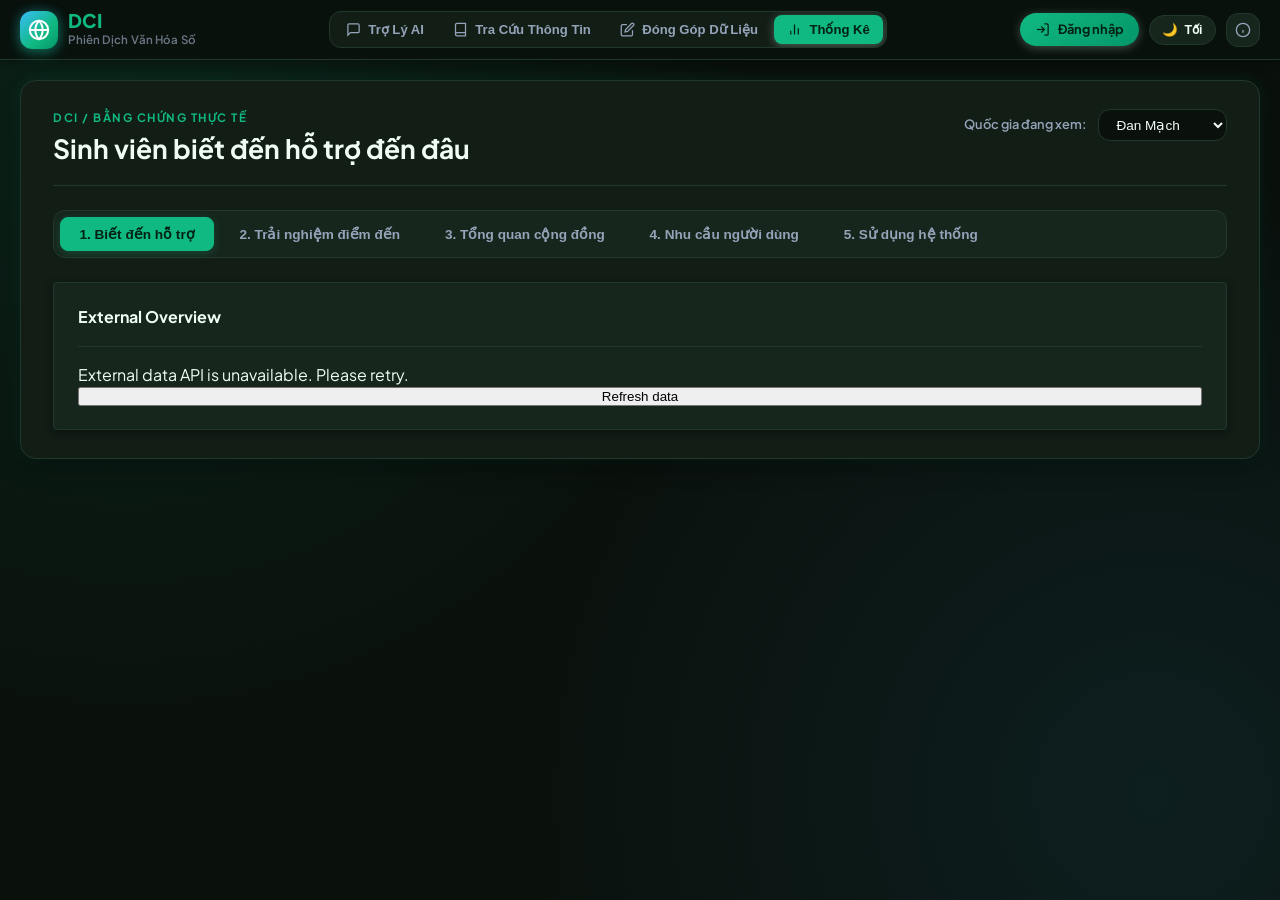
<file: src/ui/index.html>
<!DOCTYPE html>
<html lang="vi" data-theme="dark">
<head>
  <meta charset="UTF-8">
  <meta name="viewport" content="width=device-width, initial-scale=1.0">
  <title>DCI - Digital Cultural Interpreter (Phiên Dịch Văn Hoá Số)</title>
  <meta name="description" content="Hệ thống hỗ trợ thích nghi văn hoá và hội nhập cho cộng đồng người Việt tại Nhật Bản, Hàn Quốc, Australia dựa trên RAG AI và dữ liệu kiểm chứng.">
  <link rel="stylesheet" href="styles.css?v=20261018_v3">
  <link rel="icon" href="data:image/svg+xml,<svg xmlns='http://www.w3.org/2000/svg' viewBox='0 0 24 24' fill='none' stroke='%2310B981' stroke-width='2.2' stroke-linecap='round' stroke-linejoin='round'><circle cx='12' cy='12' r='10'/><path d='M12 2a14.5 14.5 0 0 0 0 20 14.5 14.5 0 0 0 0-20'/><path d='M2 12h20'/></svg>">
</head>
<body>

  <!-- ==================== HEADER & GLOBAL NAVBAR ==================== -->
  <header class="header">
    <div class="header-container">
      <a href="#" class="brand-section" onclick="switchView('chat')">
        <div class="brand-logo-badge" title="DCI - Digital Cultural Interpreter">
          <svg width="22" height="22" viewBox="0 0 24 24" fill="none" stroke="currentColor" stroke-width="2.2" stroke-linecap="round" stroke-linejoin="round">
            <circle cx="12" cy="12" r="10"/>
            <path d="M12 2a14.5 14.5 0 0 0 0 20 14.5 14.5 0 0 0 0-20"/>
            <path d="M2 12h20"/>
          </svg>
        </div>
        <div class="brand-text">
          <span class="brand-title">DCI</span>
          <span class="brand-subtitle">Phiên dịch văn hóa số</span>
        </div>
      </a>

      <!-- Navigation Tabs -->
      <nav class="nav-tabs" role="tablist">
        <button class="nav-tab-btn" id="tab-btn-chat" onclick="switchView('chat')">
          <svg width="15" height="15" fill="none" stroke="currentColor" stroke-width="2" viewBox="0 0 24 24"><path d="M21 15a2 2 0 0 1-2 2H7l-4 4V5a2 2 0 0 1 2-2h14a2 2 0 0 1 2 2z"/></svg>
          Trợ Lý AI
        </button>
        <button class="nav-tab-btn" id="tab-btn-explorer" onclick="switchView('explorer')">
          <svg width="15" height="15" fill="none" stroke="currentColor" stroke-width="2" viewBox="0 0 24 24"><path d="M4 19.5A2.5 2.5 0 0 1 6.5 17H20"/><path d="M6.5 2H20v20H6.5A2.5 2.5 0 0 1 4 19.5v-15A2.5 2.5 0 0 1 6.5 2z"/></svg>
          Tra Cứu Thông Tin
        </button>
        <button class="nav-tab-btn" id="tab-btn-survey" onclick="switchView('survey')">
          <svg width="15" height="15" fill="none" stroke="currentColor" stroke-width="2" viewBox="0 0 24 24"><path d="M11 4H4a2 2 0 0 0-2 2v14a2 2 0 0 0 2 2h14a2 2 0 0 0 2-2v-7"/><path d="M18.5 2.5a2.121 2.121 0 0 1 3 3L12 15l-4 1 1-4 9.5-9.5z"/></svg>
          Đóng Góp Dữ Liệu
        </button>
        <button class="nav-tab-btn active" id="tab-btn-dashboard" onclick="switchView('dashboard')">
          <svg width="15" height="15" fill="none" stroke="currentColor" stroke-width="2" viewBox="0 0 24 24"><path d="M18 20V10M12 20V4M6 20v-6"/></svg>
          Thống Kê
        </button>
        <button class="nav-tab-btn" id="tab-btn-admin" onclick="switchView('admin')" style="display: none;">
          <svg width="15" height="15" fill="none" stroke="currentColor" stroke-width="2" viewBox="0 0 24 24"><path d="M12 22s8-4 8-10V5l-8-3-8 3v7c0 6 8 10 8 10z"/></svg>
          Quản Trị <span class="badge-pill" id="pendingQueueCount">0</span>
        </button>
      </nav>

      <!-- Header Actions: Login / Profile, Theme Toggle & Info -->
      <div class="header-actions">
        <!-- Nút Đăng nhập (Hiển thị khi là Khách / Chưa đăng nhập) -->
        <a href="login.html" class="btn-login-nav" id="headerLoginBtn" title="Đăng nhập hoặc Đăng ký tài khoản">
          <svg width="15" height="15" fill="none" stroke="currentColor" stroke-width="2" viewBox="0 0 24 24"><path d="M15 3h4a2 2 0 0 1 2 2v14a2 2 0 0 1-2 2h-4"/><polyline points="10 17 15 12 10 7"/><line x1="15" y1="12" x2="3" y2="12"/></svg>
          <span>Đăng nhập</span>
        </a>

        <!-- Nút Profile (Hiển thị khi Đã đăng nhập) -->
        <button class="profile-nav-btn" id="headerProfileBtn" onclick="openProfileModal()" style="display: none;" title="Xem hồ sơ người dùng">
          <div class="user-avatar-mini" id="headerAvatarText">U</div>
          <span class="user-name-text" id="headerUserName">Người dùng</span>
          <span class="user-role-badge" id="headerUserRoleBadge">Thành viên</span>
        </button>

        <button class="theme-toggle-btn" id="themeToggleBtn" onclick="toggleTheme()" title="Chuyển chế độ Giao diện Sáng / Tối">
          <span id="themeToggleIcon">🌙</span>
          <span id="themeToggleText">Tối</span>
        </button>

        <button class="btn-icon" onclick="openInfoModal()" title="Thông tin Đề án DCI">
          <svg width="16" height="16" fill="none" stroke="currentColor" stroke-width="2" viewBox="0 0 24 24"><circle cx="12" cy="12" r="10"/><line x1="12" y1="16" x2="12" y2="12"/><line x1="12" y1="8" x2="12.01" y2="8"/></svg>
        </button>
      </div>
    </div>
  </header>

  <!-- ==================== MAIN CONTENT AREA ==================== -->
  <main class="app-main">

    <!-- ==============================================================
         VIEW 1: RAG CHATBOT ASSISTANT (TRỢ LÝ DCI COPILOT)
         ============================================================== -->
    <section id="view-chat" class="view-section">
      <div class="page-header-compact">
        <div class="page-header-title">
          <svg width="18" height="18" fill="none" stroke="currentColor" stroke-width="2" viewBox="0 0 24 24"><path d="M21 11.5a8.38 8.38 0 0 1-.9 3.8 8.5 8.5 0 0 1-7.6 4.7 8.38 8.38 0 0 1-3.8-.9L3 21l1.9-5.7a8.38 8.38 0 0 1-.9-3.8 8.5 8.5 0 0 1 4.7-7.6 8.38 8.38 0 0 1 3.8-.9h.5a8.48 8.48 0 0 1 8 8v.5z"/></svg>
          <span>DCI Copilot</span>
        </div>
        <div class="page-header-sub">Hỏi đáp văn hóa & quy chuẩn ứng xử kèm trích dẫn đối soát minh bạch</div>
      </div>

      <div class="chat-layout">
        <!-- Left: Profile & Context Selector -->
        <aside class="chat-sidebar">
          <div class="sidebar-card-title">
            <svg width="15" height="15" fill="none" stroke="currentColor" stroke-width="2" viewBox="0 0 24 24"><path d="M20 21v-2a4 4 0 0 0-4-4H8a4 4 0 0 0-4 4v2"/><circle cx="12" cy="7" r="4"/></svg>
            Hồ Sơ Ngữ Cảnh
          </div>

          <div class="profile-selector-group">
            <div class="form-field">
              <label for="chatUserCountry">Quốc gia đến</label>
              <select id="chatUserCountry" class="custom-select" onchange="updateUserContext()">
                <option value="JP" selected>Nhật Bản (Japan)</option>
                <option value="KR">Hàn Quốc (South Korea)</option>
                <option value="AU">Australia</option>
              </select>
            </div>

            <div class="form-field">
              <label for="chatUserPurpose">Mục đích chính</label>
              <select id="chatUserPurpose" class="custom-select" onchange="updateUserContext()">
                <option value="DU_HOC" selected>Du học sinh</option>
                <option value="LAO_DONG">Lao động kỹ năng</option>
                <option value="DINH_CU">Định cư / Gia đình</option>
              </select>
            </div>

            <div class="form-field">
              <label for="chatUserStage">Giai đoạn hành trình</label>
              <select id="chatUserStage" class="custom-select" onchange="updateUserContext()">
                <option value="PREPARING" selected>Đang chuẩn bị đi</option>
                <option value="RECENT_ARRIVED">Mới đến (&lt; 6 tháng)</option>
                <option value="LIVING">Đang sinh sống (&gt; 1 năm)</option>
              </select>
            </div>
          </div>

          <!-- Suggested Prompt Chips -->
          <div>
            <div class="sidebar-card-title" style="margin-top: 0.25rem;">
              <svg width="15" height="15" fill="none" stroke="currentColor" stroke-width="2" viewBox="0 0 24 24"><polygon points="13 2 3 14 12 14 11 22 21 10 12 10 13 2"/></svg>
              Gợi Ý Nhanh
            </div>
            <div class="prompt-suggestions-box" id="samplePromptContainer">
              <!-- Rendered via JS -->
            </div>
          </div>
        </aside>

        <!-- Right: Chat Window -->
        <div class="chat-window">
          <div class="chat-window-header">
            <div style="display: flex; align-items: center; gap: 0.65rem;">
              <div class="user-avatar-circle" style="background: var(--accent-primary);">AI</div>
              <div>
                <strong style="font-size: 0.9rem; color: var(--text-primary);">DCI Copilot</strong>
                <div style="font-size: 0.72rem; color: var(--text-muted);" id="chatContextActiveLabel">
                  Ngữ cảnh: Nhật Bản • Du học sinh • Đang chuẩn bị đi
                </div>
              </div>
            </div>
            <div class="rag-status-indicator">
              <span class="status-dot-pulse"></span>
              <span id="ragPipelineStatus">Active</span>
            </div>
          </div>

          <!-- Messages Container -->
          <div class="chat-messages" id="chatMessages">
            <!-- Friendly Welcome Hero with 4 Starter Cards -->
            <div class="chat-welcome-container" id="chatWelcomeHero">
              <div class="welcome-logo-badge">
                <svg width="24" height="24" viewBox="0 0 24 24" fill="none" stroke="currentColor" stroke-width="2" stroke-linecap="round" stroke-linejoin="round">
                  <circle cx="12" cy="12" r="10"/>
                  <path d="M12 2a14.5 14.5 0 0 0 0 20 14.5 14.5 0 0 0 0-20"/>
                  <path d="M2 12h20"/>
                </svg>
              </div>
              <h3 class="welcome-title">Xin chào! Bạn cần tìm hiểu gì hôm nay?</h3>
              <p class="welcome-subtitle">Chọn tình huống mẫu hoặc nhập câu hỏi để nhận hướng dẫn ứng xử chuẩn mực kèm nguồn đối soát.</p>
              
              <div class="starter-cards-grid">
                <div class="starter-card" onclick="handlePromptClick('Khi làm thêm ở quán ăn Nhật Bản, nếu vô tình làm vỡ bát đĩa thì cách ứng xử đúng chuẩn là gì?')">
                  <div class="starter-card-title">Vỡ bát đĩa quán ăn Nhật</div>
                  <div class="starter-card-desc">Cách xin lỗi & xử lý theo chuẩn Horenso</div>
                </div>
                <div class="starter-card" onclick="handlePromptClick('Cách cúi chào, xưng hô và đưa nhận đồ với tiền bối (Sunbae) ở trường đại học Hàn Quốc?')">
                  <div class="starter-card-title">Kính ngữ tiền bối Hàn Quốc</div>
                  <div class="starter-card-desc">Quy tắc xưng hô & nhận đồ bằng hai tay</div>
                </div>
                <div class="starter-card" onclick="handlePromptClick('Du học sinh Úc được làm thêm bao nhiêu tiếng mỗi tuần và mức lương tối thiểu Fair Work là bao nhiêu?')">
                  <div class="starter-card-title">Lương & giờ làm tại Úc</div>
                  <div class="starter-card-desc">Quy định 48h/2 tuần theo Fair Work</div>
                </div>
                <div class="starter-card" onclick="handlePromptClick('Du học sinh Hàn Quốc có bắt buộc phải đóng Bảo hiểm Y tế Quốc dân (NHIS) không và phí bao nhiêu?')">
                  <div class="starter-card-title">Bảo hiểm y tế NHIS Hàn</div>
                  <div class="starter-card-desc">Quy định bắt buộc & mức chi trả viện phí</div>
                </div>
              </div>
            </div>
          </div>

          <!-- Input Box -->
          <div class="chat-input-bar">
            <div class="chat-input-box">
              <input type="text" id="chatInput" placeholder="Nhập câu hỏi hoặc tình huống văn hoá cần giải đáp..." onkeydown="handleChatKeyDown(event)">
            </div>
            <button class="btn-send" onclick="sendUserMessage()" title="Gửi câu hỏi" aria-label="Gửi câu hỏi">
              <svg width="18" height="18" fill="none" stroke="currentColor" stroke-width="2" viewBox="0 0 24 24"><line x1="22" y1="2" x2="11" y2="13"/><polygon points="22 2 15 22 11 13 2 9 22 2"/></svg>
            </button>
          </div>
        </div>
      </div>
    </section>

    <!-- ==============================================================
         VIEW 2: EVIDENCE HUB (TRA CỨU THÔNG TIN)
         ============================================================== -->
    <section id="view-explorer" class="view-section">
      <div class="page-header-compact">
        <div class="page-header-title">
          <svg width="18" height="18" fill="none" stroke="currentColor" stroke-width="2" viewBox="0 0 24 24"><rect x="3" y="3" width="18" height="18" rx="2" ry="2"/><line x1="3" y1="9" x2="21" y2="9"/><line x1="9" y1="21" x2="9" y2="9"/></svg>
          <span>Evidence Hub</span>
        </div>
        <div class="page-header-sub">Cơ sở tri thức và tình huống thực tế đã được chuẩn hóa</div>
      </div>

      <!-- Filters Bar -->
      <div class="explorer-filters-bar">
        <div class="filter-row-top">
          <div class="search-input-wrap">
            <svg class="search-icon" width="16" height="16" fill="none" stroke="currentColor" stroke-width="2" viewBox="0 0 24 24"><circle cx="11" cy="11" r="8"/><line x1="21" y1="21" x2="16.65" y2="16.65"/></svg>
            <input type="text" id="explorerSearchInput" placeholder="Tìm theo từ khóa (VD: vỡ bát, baito, kính ngữ, tipping, visa 500, NHIS...)" oninput="filterEvidenceCards()">
          </div>

          <div class="country-pill-selectors">
            <button class="filter-pill active" data-country="ALL" onclick="setCountryFilter('ALL')">Tất cả</button>
            <button class="filter-pill" data-country="JP" onclick="setCountryFilter('JP')">Nhật Bản</button>
            <button class="filter-pill" data-country="KR" onclick="setCountryFilter('KR')">Hàn Quốc</button>
            <button class="filter-pill" data-country="AU" onclick="setCountryFilter('AU')">Australia</button>
          </div>
        </div>

        <!-- Life Domains Pill Selector -->
        <div class="domain-filter-chips" id="domainFilterPills">
          <!-- Rendered by JS -->
        </div>
      </div>

      <!-- Evidence Cards Grid -->
      <div class="cards-grid" id="evidenceCardsGrid">
        <!-- Rendered by JS -->
      </div>
    </section>

    <!-- ==============================================================
         VIEW 3: COMMUNITY SURVEY & EXPERIENCE CONTRIBUTION
         ============================================================== -->
    <section id="view-survey" class="view-section">
      <div class="survey-wrapper">
        <div class="survey-header">
          <h3 style="font-size: 1.2rem; font-weight: 800; color: var(--text-primary); margin-bottom: 0.25rem;">Khảo Sát & Chia Sẻ Trải Nghiệm Văn Hoá</h3>
          <p style="color: var(--text-secondary); font-size: 0.82rem;">Đóng góp tình huống thực tế của bạn để hoàn thiện cơ sở tri thức hỗ trợ cộng đồng người Việt.</p>
          <div class="pii-notice-box">
            <svg width="16" height="16" fill="none" stroke="currentColor" stroke-width="2" viewBox="0 0 24 24"><path d="M12 22s8-4 8-10V5l-8-3-8 3v7c0 6 8 10 8 10z"/></svg>
            <span><strong>Cam kết bảo mật:</strong> Hệ thống đảm bảo các nguyên tắc về bảo mật dữ liệu cá nhân và tuân thủ các quy định về bảo vệ quyền riêng tư người dùng.</span>
          </div>
        </div>

        <form id="communitySurveyForm" onsubmit="handleSurveySubmit(event)">
          <!-- Section 1: Demographics -->
          <div class="survey-form-section">
            <h4>
              <span style="background: var(--accent-primary); color: var(--accent-contrast); width: 22px; height: 22px; border-radius: 50%; display: inline-flex; align-items: center; justify-content: center; font-size: 0.75rem;">1</span>
              Thông Tin Hành Trình
            </h4>
            <div class="form-grid-2">
              <div class="form-field">
                <label for="surveyCountry">Quốc gia đến *</label>
                <select id="surveyCountry" class="custom-select" required>
                  <option value="JP">Nhật Bản (Japan)</option>
                  <option value="KR">Hàn Quốc (South Korea)</option>
                  <option value="AU">Australia</option>
                </select>
              </div>
              <div class="form-field">
                <label for="surveyPurpose">Mục đích chính *</label>
                <select id="surveyPurpose" class="custom-select" required>
                  <option value="DU_HOC">Du học (Ngôn ngữ / Đại học / Cao học)</option>
                  <option value="LAO_DONG">Lao động kỹ năng / Tokutei / Hợp đồng</option>
                  <option value="DINH_CU">Định cư / Gia đình / Nghiên cứu</option>
                </select>
              </div>
            </div>

            <div class="form-field" style="margin-top: 1rem;">
              <label for="surveyStage">Giai đoạn hành trình *</label>
              <select id="surveyStage" class="custom-select" required>
                <option value="PREPARING">Đang chuẩn bị đi và chưa từng sinh sống tại đó</option>
                <option value="RECENT_ARRIVED">Hiện đang sinh sống/học tập (&lt; 1 năm)</option>
                <option value="LIVING">Hiện đang sinh sống/học tập/làm việc (&gt; 1 năm)</option>
                <option value="RETURNED">Đã từng sinh sống/làm việc tại đó và hiện đã về VN</option>
              </select>
            </div>
          </div>

          <!-- Section 2: Preparation Level & Challenges -->
          <div class="survey-form-section">
            <h4>
              <span style="background: var(--accent-primary); color: var(--accent-contrast); width: 22px; height: 22px; border-radius: 50%; display: inline-flex; align-items: center; justify-content: center; font-size: 0.75rem;">2</span>
              Mức Độ Chuẩn Bị & Khó Khăn Đã Trải Nghiệm
            </h4>
            <div class="form-field">
              <label>Đánh giá mức độ chuẩn bị văn hóa trước khi khởi hành (1: Hoàn toàn chưa chuẩn bị - 5: Chuẩn bị rất kỹ lưỡng)</label>
              <div class="likert-scale" id="surveyPrepScale">
                <div class="likert-option" onclick="setLikert('prep', 1)">1 (Rất thấp)</div>
                <div class="likert-option" onclick="setLikert('prep', 2)">2 (Thấp)</div>
                <div class="likert-option selected" onclick="setLikert('prep', 3)">3 (Trung bình)</div>
                <div class="likert-option" onclick="setLikert('prep', 4)">4 (Khá)</div>
                <div class="likert-option" onclick="setLikert('prep', 5)">5 (Rất tốt)</div>
              </div>
            </div>

            <div class="form-field" style="margin-top: 1.25rem;">
              <label>Các nhóm khó khăn thực tế bạn gặp phải (Chọn các phương án phù hợp):</label>
              <div class="checkbox-grid">
                <label class="checkbox-label"><input type="checkbox" name="challenges" value="giao_tiep" checked> Giao tiếp & kính ngữ</label>
                <label class="checkbox-label"><input type="checkbox" name="challenges" value="phap_ly" checked> Thủ tục hành chính, visa</label>
                <label class="checkbox-label"><input type="checkbox" name="challenges" value="nha_o"> Thuê nhà & phân loại rác</label>
                <label class="checkbox-label"><input type="checkbox" name="challenges" value="tai_chinh"> Mở ngân hàng, chuyển tiền</label>
                <label class="checkbox-label"><input type="checkbox" name="challenges" value="y_te"> Y tế & đóng bảo hiểm</label>
                <label class="checkbox-label"><input type="checkbox" name="challenges" value="cong_viec"> Văn hóa làm thêm (Baito)</label>
                <label class="checkbox-label"><input type="checkbox" name="challenges" value="cong_dong"> Hòa nhập cộng đồng bản xứ</label>
              </div>
            </div>
          </div>

          <!-- Section 3: Concrete Cultural Experience Submission -->
          <div class="survey-form-section">
            <h4>
              <span style="background: var(--accent-primary); color: var(--accent-contrast); width: 22px; height: 22px; border-radius: 50%; display: inline-flex; align-items: center; justify-content: center; font-size: 0.75rem;">3</span>
              Chia Sẻ Tình Huống Văn Hoá Cụ Thể (Góp ý cơ sở tri thức)
            </h4>
            <div class="form-field">
              <label for="surveyExpTitle">Tiêu đề tình huống ứng xử *</label>
              <input type="text" id="surveyExpTitle" class="custom-input" placeholder="VD: Ứng xử khi bị ốm phải nghỉ ca làm việc tại quán ăn Nhật Bản" required>
            </div>
            <div class="form-field" style="margin-top: 0.85rem;">
              <label for="surveyExpDomain">Lĩnh vực liên quan *</label>
              <select id="surveyExpDomain" class="custom-select" required>
                <!-- Rendered by JS -->
              </select>
            </div>
            <div class="form-field" style="margin-top: 0.85rem;">
              <label for="surveyExpText">Mô tả tình huống, cách giải quyết an toàn và lời khuyên *</label>
              <textarea id="surveyExpText" rows="4" class="custom-textarea" placeholder="Mô tả cụ thể chuyện gì xảy ra, nên làm gì và tuyệt đối không nên làm gì để tránh rủi ro..." required></textarea>
            </div>
          </div>

          <!-- Section 4: Product Use Intention -->
          <div class="survey-form-section">
            <h4>
              <span style="background: var(--accent-primary); color: var(--accent-contrast); width: 22px; height: 22px; border-radius: 50%; display: inline-flex; align-items: center; justify-content: center; font-size: 0.75rem;">4</span>
              Mức Độ Sẵn Sàng Sử Dụng Ứng Dụng (Product Use Intention)
            </h4>
            <div class="form-field">
              <label>Bạn có sẵn sàng sử dụng hệ thống "DCI - Phiên Dịch Văn Hoá Số" để chuẩn bị trước khi đi hoặc hỗ trợ sinh sống?</label>
              <div class="likert-scale" id="surveyIntentionScale">
                <div class="likert-option" onclick="setLikert('intention', 1)">1 (Không)</div>
                <div class="likert-option" onclick="setLikert('intention', 2)">2 (Ít quan tâm)</div>
                <div class="likert-option" onclick="setLikert('intention', 3)">3 (Có thể)</div>
                <div class="likert-option selected" onclick="setLikert('intention', 4)">4 (Sẵn sàng)</div>
                <div class="likert-option" onclick="setLikert('intention', 5)">5 (Rất sẵn sàng)</div>
              </div>
            </div>
          </div>

          <button type="submit" class="btn-submit-survey">
            Gửi đóng góp
          </button>
        </form>
      </div>
    </section>

    <!-- ==============================================================
         VIEW 4: INTERACTIVE DATA-DRIVEN DASHBOARD (PORTAL)
         ============================================================== -->
    <section id="view-dashboard" class="view-section active">
      <div id="dashboard-container">
        <!-- Khu vực để trống dành riêng cho Module Thống kê & Báo cáo phát triển độc lập -->
      </div>
    </section>

    <!-- ==============================================================
         VIEW 5: ADMIN APPROVAL QUEUE & DATA MANAGEMENT
         ============================================================== -->
    <section id="view-admin" class="view-section">
      <!-- Admin Access Guard container (if user is Guest or regular User) -->
      <div id="adminRoleGuard" style="display: none;">
        <div class="access-guard-card">
          <div class="guard-icon-wrap">
            <svg width="24" height="24" fill="none" stroke="currentColor" stroke-width="2" viewBox="0 0 24 24"><path d="M12 22s8-4 8-10V5l-8-3-8 3v7c0 6 8 10 8 10z"/></svg>
          </div>
          <h3 class="guard-title">Yêu cầu quyền Quản trị viên (Admin)</h3>
          <p class="guard-desc">Hàng đợi kiểm duyệt và quản trị nguồn dữ liệu chỉ dành riêng cho Admin thẩm định tri thức của dự án DCI.</p>
          <a href="login.html" class="btn-primary" style="display: inline-flex; align-items: center; gap: 0.5rem; text-decoration: none; padding: 0.65rem 1.4rem; font-weight: 700; border-radius: var(--radius-md);">
            <span>Đăng nhập tài khoản Quản trị</span>
            <svg width="15" height="15" fill="none" stroke="currentColor" stroke-width="2" viewBox="0 0 24 24"><line x1="5" y1="12" x2="19" y2="12"/><polyline points="12 5 19 12 12 19"/></svg>
          </a>
        </div>
      </div>

      <div id="adminMainContent">
        <div class="page-header-compact">
          <div class="page-header-title">
            <svg width="18" height="18" fill="none" stroke="currentColor" stroke-width="2" viewBox="0 0 24 24"><path d="M12 22s8-4 8-10V5l-8-3-8 3v7c0 6 8 10 8 10z"/></svg>
            <span>Admin Service & Review Queue</span>
          </div>
          <div class="page-header-sub">Kiểm duyệt đóng góp cộng đồng & cập nhật kho Evidence Cards</div>
        </div>

        <div class="admin-dashboard-layout">
          <!-- Interactive Admin Key Stats Row (Click to Filter) -->
          <div class="admin-metrics-row">
            <!-- Card 1: Pending Queue (Clickable) -->
            <div class="admin-metric-card active" id="adminFilterCardPending" onclick="switchAdminQueueView('PENDING')">
              <div class="kpi-info">
                <p>Hàng Đợi Chờ Duyệt</p>
                <div class="kpi-value" id="adminPendingStat" style="color: var(--accent-amber);">2</div>
                <div class="kpi-subtext">Bấm để xem mục chờ duyệt</div>
              </div>
              <div class="kpi-icon-wrap">⏳</div>
            </div>

            <!-- Card 2: Approved / Processed Queue (Clickable) -->
            <div class="admin-metric-card" id="adminFilterCardApproved" onclick="switchAdminQueueView('PROCESSED')">
              <div class="kpi-info">
                <p>Đã Duyệt & Lịch Sử</p>
                <div class="kpi-value" id="adminApprovedStat" style="color: var(--accent-emerald);">1</div>
                <div class="kpi-subtext">Bấm để xem lịch sử xử lý</div>
              </div>
              <div class="kpi-icon-wrap">✓</div>
            </div>

            <!-- Card 3: Evidence Cards Count (Clickable to jump to Explorer) -->
            <div class="admin-metric-card" id="adminFilterCardEvidence" onclick="switchView('explorer')">
              <div class="kpi-info">
                <p>Kho Dữ Liệu Kiểm Chuẩn</p>
                <div class="kpi-value" id="adminCardsCountStat">9</div>
                <div class="kpi-subtext">Xem toàn bộ thẻ đã phát hành</div>
              </div>
              <div class="kpi-icon-wrap">📚</div>
            </div>
          </div>

          <!-- Approval Queue Container -->
          <div style="background: var(--bg-surface); border: 1px solid var(--border-subtle); border-radius: var(--radius-lg); padding: 1.5rem;">
            <div class="queue-filter-toolbar">
              <h3 style="font-size: 1.05rem; display: flex; align-items: center; gap: 0.5rem; color: var(--text-primary);" id="adminQueueSectionTitle">
                <svg width="20" height="20" fill="none" stroke="currentColor" stroke-width="2" viewBox="0 0 24 24"><path d="M14 2H6a2 2 0 0 0-2 2v16a2 2 0 0 0 2 2h12a2 2 0 0 0 2-2V8z"/><polyline points="14 2 14 8 20 8"/></svg>
                Hàng Đợi Chờ Duyệt (Pending Queue)
              </h3>

              <!-- Sub-filter pills when viewing processed history -->
              <div class="queue-subfilters" id="adminProcessedSubfilters" style="display: none;">
                <button class="queue-subfilter-btn active" id="subfilter-all" onclick="setAdminProcessedSubfilter('ALL')">Tất cả</button>
                <button class="queue-subfilter-btn" id="subfilter-approved" onclick="setAdminProcessedSubfilter('APPROVED')">Đã chấp nhận</button>
                <button class="queue-subfilter-btn" id="subfilter-rejected" onclick="setAdminProcessedSubfilter('REJECTED')">Đã từ chối</button>
              </div>
            </div>

            <div id="adminQueueContainer">
              <!-- Rendered by JS -->
            </div>
          </div>

          <!-- Master Data Sources List (Cleaned: removed arbitrary confidence % column) -->
          <div style="background: var(--bg-surface); border: 1px solid var(--border-subtle); border-radius: var(--radius-lg); padding: 1.5rem;">
            <h3 style="font-size: 1.05rem; margin-bottom: 1rem; display: flex; align-items: center; gap: 0.5rem; color: var(--text-primary);">
              <svg width="20" height="20" fill="none" stroke="currentColor" stroke-width="2" viewBox="0 0 24 24"><ellipse cx="12" cy="5" rx="9" ry="3"/><path d="M21 12c0 1.66-4 3-9 3s-9-1.34-9-3"/><path d="M3 5v14c0 1.66 4 3 9 3s9-1.34 9-3V5"/></svg>
              Danh Mục Nguồn Dữ Liệu Đối Soát Chính Thống
            </h3>
            <div class="data-table-wrap">
              <table class="custom-table">
                <thead>
                  <tr>
                    <th>Tổ chức / Cơ quan</th>
                    <th>Quốc gia</th>
                    <th>Loại nguồn</th>
                    <th>Lĩnh vực áp dụng</th>
                    <th>Trạng thái kết nối</th>
                  </tr>
                </thead>
                <tbody>
                  <tr>
                    <td><strong>JASSO (Japan Student Services Org)</strong></td>
                    <td>Nhật Bản</td>
                    <td>Cơ quan chính phủ</td>
                    <td>Học tập, Baito, Đời sống</td>
                    <td><span class="badge-status badge-approved">Đang hoạt động</span></td>
                  </tr>
                  <tr>
                    <td><strong>ISA (Immigration Services Agency)</strong></td>
                    <td>Nhật Bản</td>
                    <td>Cục Xuất nhập cảnh</td>
                    <td>Hành chính - Pháp lý, Visa</td>
                    <td><span class="badge-status badge-approved">Đang hoạt động</span></td>
                  </tr>
                  <tr>
                    <td><strong>Korea MOFA (Bộ Ngoại giao Hàn Quốc)</strong></td>
                    <td>Hàn Quốc</td>
                    <td>Chính phủ Hàn Quốc</td>
                    <td>Hành chính, Cư trú, Đời sống</td>
                    <td><span class="badge-status badge-approved">Đang hoạt động</span></td>
                  </tr>
                  <tr>
                    <td><strong>NHIS (Bảo hiểm Y tế Quốc dân Hàn)</strong></td>
                    <td>Hàn Quốc</td>
                    <td>Cơ quan y tế công quyền</td>
                    <td>Y tế – Bảo hiểm</td>
                    <td><span class="badge-status badge-approved">Đang hoạt động</span></td>
                  </tr>
                  <tr>
                    <td><strong>Fair Work Ombudsman Australia</strong></td>
                    <td>Australia</td>
                    <td>Cơ quan bảo vệ lao động</td>
                    <td>Việc làm, Lương tối thiểu, Visa 500</td>
                    <td><span class="badge-status badge-approved">Đang hoạt động</span></td>
                  </tr>
                  <tr>
                    <td><strong>Cultural Atlas & AUSCO</strong></td>
                    <td>Đa quốc gia</td>
                    <td>Nghiên cứu văn hóa xã hội</td>
                    <td>Giao tiếp, Ứng xử, Quy chuẩn bàn ăn</td>
                    <td><span class="badge-status badge-approved">Đang hoạt động</span></td>
                  </tr>
                </tbody>
              </table>
            </div>
          </div>
        </div>
      </div>
    </section>

  </main>

  <!-- ==================== MODAL: EVIDENCE CARD DETAIL ==================== -->
  <div class="modal-backdrop" id="evidenceDetailModal">
    <div class="modal-box">
      <div class="modal-header">
        <div>
          <div class="card-badges" id="modalCardBadges" style="margin-bottom: 0.5rem;"></div>
          <h3 id="modalCardTitle"></h3>
        </div>
        <button class="btn-close-modal" onclick="closeModal('evidenceDetailModal')">&times;</button>
      </div>
      <div style="display: flex; flex-direction: column; gap: 1rem;" id="modalCardBody">
        <!-- Injected via JS -->
      </div>
    </div>
  </div>

  <!-- ==================== MODAL: SUCCESS SUBMISSION POPUP ==================== -->
  <div class="modal-backdrop" id="surveySuccessModal">
    <div class="modal-box" style="max-width: 480px;">
      <div class="success-modal-content">
        <div class="success-check-badge">
          <svg width="28" height="28" fill="none" stroke="currentColor" stroke-width="2.5" viewBox="0 0 24 24"><polyline points="20 6 9 17 4 12"/></svg>
        </div>
        <h3 class="success-title">Gửi đóng góp thành công!</h3>
        <p class="success-desc">
          Cảm ơn bạn đã đóng góp tình huống thực tế cho dự án DCI. Đóng góp của bạn sẽ giúp hoàn thiện cơ sở tri thức hỗ trợ cộng đồng người Việt hội nhập tự tin và an toàn hơn.
        </p>
        <div class="success-actions">
          <button class="btn-card-action" onclick="closeModal('surveySuccessModal')" style="padding: 0.6rem 1.4rem; font-size: 0.85rem;">Hoàn tất</button>
        </div>
      </div>
    </div>
  </div>

  <!-- ==================== MODAL: USER PROFILE ==================== -->
  <div class="modal-backdrop" id="userProfileModal">
    <div class="modal-box" style="max-width: 460px;">
      <div class="modal-header">
        <h3 style="font-size: 1.15rem; display: flex; align-items: center; gap: 0.5rem;">
          <svg width="20" height="20" fill="none" stroke="currentColor" stroke-width="2" viewBox="0 0 24 24"><path d="M20 21v-2a4 4 0 0 0-4-4H8a4 4 0 0 0-4 4v2"/><circle cx="12" cy="7" r="4"/></svg>
          Hồ Sơ Tài Khoản
        </h3>
        <button class="btn-close-modal" onclick="closeModal('userProfileModal')">&times;</button>
      </div>

      <div class="profile-modal-body" style="padding: 0.5rem 0 0.5rem;">
        <!-- Avatar & Basic info banner -->
        <div style="display: flex; align-items: center; gap: 1rem; padding: 1rem; background: var(--bg-secondary); border-radius: var(--radius-md); border: 1px solid var(--border-subtle); margin-bottom: 1.25rem;">
          <div class="user-avatar-large" id="profileModalAvatar" style="width: 52px; height: 52px; border-radius: 50%; background: var(--gradient-brand); color: var(--accent-contrast); font-size: 1.4rem; font-weight: 800; display: flex; align-items: center; justify-content: center; flex-shrink: 0; box-shadow: var(--shadow-sm);">
            U
          </div>
          <div style="flex: 1; min-width: 0;">
            <div style="display: flex; align-items: center; gap: 0.5rem; flex-wrap: wrap;">
              <h4 id="profileModalName" style="font-size: 1.05rem; font-weight: 800; color: var(--text-primary); margin: 0;">Nguyễn Văn An</h4>
              <span class="user-role-badge" id="profileModalRole">Thành viên</span>
            </div>
            <p id="profileModalEmail" style="font-size: 0.8rem; color: var(--text-muted); margin-top: 2px;">user@aisc.vn</p>
          </div>
        </div>

        <!-- Detailed context fields -->
        <div style="display: grid; grid-template-columns: 1fr 1fr; gap: 0.75rem; margin-bottom: 1.25rem;">
          <div style="background: var(--bg-surface); padding: 0.75rem; border-radius: var(--radius-sm); border: 1px solid var(--border-subtle);">
            <div style="font-size: 0.72rem; color: var(--text-muted); text-transform: uppercase; font-weight: 700;">Quốc gia quan tâm</div>
            <div id="profileModalCountry" style="font-size: 0.9rem; font-weight: 700; color: var(--text-primary); margin-top: 3px;">🇯🇵 Nhật Bản</div>
          </div>
          <div style="background: var(--bg-surface); padding: 0.75rem; border-radius: var(--radius-sm); border: 1px solid var(--border-subtle);">
            <div style="font-size: 0.72rem; color: var(--text-muted); text-transform: uppercase; font-weight: 700;">Mục đích cư trú</div>
            <div id="profileModalPurpose" style="font-size: 0.9rem; font-weight: 700; color: var(--text-primary); margin-top: 3px;">Du học sinh</div>
          </div>
        </div>

        <div style="display: flex; align-items: center; justify-content: space-between; background: var(--bg-surface); padding: 0.65rem 0.85rem; border-radius: var(--radius-sm); border: 1px solid var(--border-subtle); margin-bottom: 1.25rem;">
          <div style="font-size: 0.78rem; color: var(--text-secondary); display: flex; align-items: center; gap: 0.45rem;">
            <span style="display: inline-block; width: 8px; height: 8px; border-radius: 50%; background: var(--accent-emerald);"></span>
            <span>Trạng thái tài khoản:</span>
          </div>
          <span style="font-size: 0.78rem; font-weight: 700; color: var(--accent-emerald);">Đã xác thực an toàn</span>
        </div>

        <!-- Modal Actions -->
        <div style="display: flex; gap: 0.75rem; justify-content: flex-end;">
          <button type="button" class="btn-danger-logout" onclick="logoutFromProfileModal()">
            <svg width="15" height="15" fill="none" stroke="currentColor" stroke-width="2" viewBox="0 0 24 24"><path d="M9 21H5a2 2 0 0 1-2-2V5a2 2 0 0 1 2-2h4"/><polyline points="16 17 21 12 16 7"/><line x1="21" y1="12" x2="9" y2="12"/></svg>
            <span>Đăng xuất</span>
          </button>
        </div>
      </div>
    </div>
  </div>


  <!-- ==================== MODAL: PROJECT INFO ==================== -->
  <div class="modal-backdrop" id="projectInfoModal">
    <div class="modal-box">
      <div class="modal-header">
        <h3 style="font-size: 1.18rem;">Về Dự Án DCI - Phiên Dịch Văn Hoá Số</h3>
        <button class="btn-close-modal" onclick="closeModal('projectInfoModal')">&times;</button>
      </div>
      <div style="display: flex; flex-direction: column; gap: 1rem; font-size: 0.88rem; color: var(--text-secondary);">
        <p><strong>Tên giải pháp:</strong> DCI (Digital Cultural Interpreter) – Phiên dịch văn hóa số dựa trên RAG AI.</p>
        <p><strong>Lĩnh vực:</strong> Data-Driven Business • Social Tech (Hỗ trợ thích nghi văn hoá và hội nhập cho cộng đồng người Việt tại Nhật Bản, Hàn Quốc, Australia).</p>
        <div style="background: var(--bg-secondary); padding: 0.85rem; border-radius: var(--radius-md); border: 1px solid var(--border-subtle);">
          <strong style="color: var(--text-primary);">Team Asteria (UIT - ĐHQG TP.HCM):</strong>
          <ul style="margin-top: 0.4rem; padding-left: 1.25rem;">
            <li>Trần Đình Phúc (Trưởng nhóm - MSSV: 24521397)</li>
            <li>Huỳnh Đăng Khoa (MSSV: 24522074)</li>
            <li>Nguyễn Hoài Nam (MSSV: 24521109)</li>
            <li>Nguyễn Triệu Hoàng (MSSV: 23520534)</li>
            <li>Đặng Trúc Mai (MSSV: 24521037)</li>
          </ul>
        </div>
        <p>DCI kết hợp mô hình RAG với 9 lĩnh vực đời sống chuẩn hóa và kho bằng chứng kiểm chuẩn, ngăn chặn hiện tượng suy diễn sai lệch trong các vấn đề pháp lý và văn hóa.</p>
      </div>
    </div>
  </div>

  <!-- Toast Notification Container -->
  <div class="toast-container" id="toastContainer"></div>

  <!-- Load Modular Scripts with Cache-Buster -->
  <script src="data.js?v=20261022_realdata_v1"></script>
  <script src="js/api.js?v=20261022_realdata_v1"></script>
  <script src="js/auth.js?v=20261022_realdata_v1"></script>
  <script src="js/chat.js?v=20261022_realdata_v1"></script>
  <script src="js/explorer.js?v=20261022_realdata_v1"></script>
  <script src="js/survey.js?v=20261022_realdata_v1"></script>
  <script src="js/admin.js?v=20261022_realdata_v1"></script>
  <script src="js/dashboard_data.js?v=20261022_realdata_v1"></script>
  <script src="js/dashboard.js?v=20261022_realdata_v1"></script>
  <script src="js/dashboard_live.js?v=20261022_realdata_v1"></script>
  <script src="js/dashboard_external.js?v=20261022_realdata_v1"></script>
  <script src="js/dashboard_destinations.js?v=20261022_realdata_v1"></script>
  <script src="js/main.js?v=20261022_realdata_v1"></script>
</body>
</html>
</file>
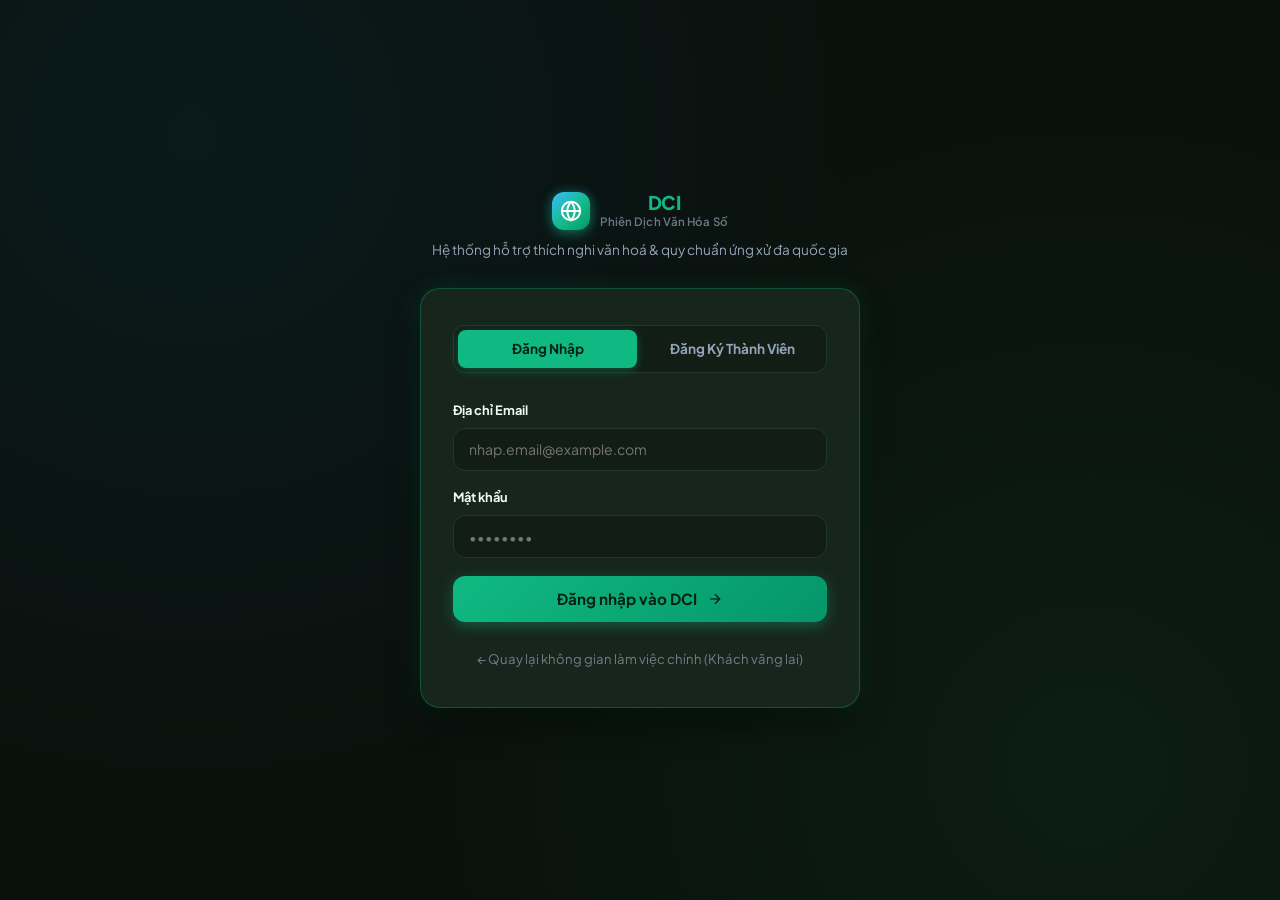
<file: src/ui/login.html>
<!DOCTYPE html>
<html lang="vi" data-theme="dark">
<head>
  <meta charset="UTF-8">
  <meta name="viewport" content="width=device-width, initial-scale=1.0">
  <title>Đăng nhập & Đăng ký - DCI Phiên Dịch Văn Hoá Số</title>
  <meta name="description" content="Trang xác thực người dùng nền tảng DCI - Digital Cultural Interpreter">
  <link rel="stylesheet" href="styles.css?v=20261018_v3">
  <link rel="icon" href="data:image/svg+xml,<svg xmlns='http://www.w3.org/2000/svg' viewBox='0 0 24 24' fill='none' stroke='%2310B981' stroke-width='2.2' stroke-linecap='round' stroke-linejoin='round'><circle cx='12' cy='12' r='10'/><path d='M12 2a14.5 14.5 0 0 0 0 20 14.5 14.5 0 0 0 0-20'/><path d='M2 12h20'/></svg>">
  <style>
    body {
      font-family: var(--font-family);
      background-color: var(--bg-primary);
      color: var(--text-primary);
      margin: 0;
      padding: 0;
      min-height: 100vh;
    }
    .auth-page-wrapper {
      min-height: 100vh;
      display: flex;
      flex-direction: column;
      align-items: center;
      justify-content: center;
      padding: 2rem 1rem;
      background: 
        radial-gradient(circle at 15% 15%, rgba(2, 132, 199, 0.08), transparent 50%),
        radial-gradient(circle at 85% 85%, rgba(34, 197, 94, 0.07), transparent 50%),
        var(--bg-primary);
    }
    .auth-card {
      width: 100%;
      max-width: 440px;
      background: var(--bg-surface);
      border: 1px solid var(--border-medium);
      border-radius: var(--radius-xl);
      padding: 2.25rem 2rem;
      box-shadow: var(--shadow-lg);
      backdrop-filter: blur(12px);
    }
    .auth-tabs {
      display: flex;
      gap: 0.35rem;
      background: var(--bg-secondary);
      padding: 4px;
      border-radius: var(--radius-md);
      margin-bottom: 1.75rem;
      border: 1px solid var(--border-subtle);
    }
    .auth-tab-btn {
      flex: 1;
      padding: 0.65rem 0.5rem;
      border: none;
      background: transparent;
      color: var(--text-secondary);
      font-weight: 700;
      font-size: 0.85rem;
      border-radius: var(--radius-sm);
      cursor: pointer;
      transition: var(--transition);
      font-family: inherit;
    }
    .auth-tab-btn.active {
      background: var(--accent-primary);
      color: var(--accent-contrast);
      box-shadow: 0 2px 10px rgba(16, 185, 129, 0.35);
    }
    .form-field {
      margin-bottom: 1.1rem;
    }
    .form-field label {
      display: block;
      font-size: 0.8rem;
      font-weight: 700;
      color: var(--text-primary);
      margin-bottom: 0.45rem;
    }
    .custom-input, .custom-select {
      width: 100%;
      box-sizing: border-box;
      padding: 0.72rem 0.95rem;
      background: var(--bg-secondary);
      border: 1px solid var(--border-subtle);
      border-radius: var(--radius-md);
      color: var(--text-primary);
      font-family: inherit;
      font-size: 0.88rem;
      outline: none;
      transition: var(--transition);
    }
    .custom-input:focus, .custom-select:focus {
      border-color: var(--accent-primary);
      box-shadow: 0 0 0 3px var(--accent-forest-subtle);
      background: var(--bg-surface);
    }
    .btn-submit-hero {
      display: flex;
      align-items: center;
      justify-content: center;
      gap: 0.6rem;
      width: 100%;
      box-sizing: border-box;
      padding: 0.85rem 1.4rem;
      background: var(--gradient-brand);
      color: var(--accent-contrast);
      border: none;
      border-radius: var(--radius-md);
      font-size: 0.95rem;
      font-weight: 700;
      cursor: pointer;
      transition: var(--transition);
      box-shadow: 0 4px 14px rgba(16, 185, 129, 0.35);
      font-family: inherit;
      margin-top: 0.5rem;
    }
    .btn-submit-hero:hover {
      transform: translateY(-1px);
      box-shadow: 0 6px 20px rgba(186, 236, 211, 0.45);
      filter: brightness(1.08);
    }
    .btn-submit-hero:active {
      transform: translateY(0);
    }
  </style>
</head>
<body>
  <div class="auth-page-wrapper">
    <!-- Brand Title -->
    <div style="text-align: center; margin-bottom: 1.75rem;">
      <a href="index.html" class="brand-section" style="justify-content: center; margin-bottom: 0.5rem;">
        <div class="brand-logo-badge">
          <svg width="22" height="22" viewBox="0 0 24 24" fill="none" stroke="currentColor" stroke-width="2.2"><circle cx="12" cy="12" r="10"/><path d="M12 2a14.5 14.5 0 0 0 0 20 14.5 14.5 0 0 0 0-20"/><path d="M2 12h20"/></svg>
        </div>
        <div class="brand-text">
          <span class="brand-title">DCI</span>
          <span class="brand-subtitle">Phiên dịch văn hóa số</span>
        </div>
      </a>
      <p style="color: var(--text-secondary); font-size: 0.85rem; margin-top: 0.25rem;">Hệ thống hỗ trợ thích nghi văn hoá & quy chuẩn ứng xử đa quốc gia</p>
    </div>

    <!-- Auth Card -->
    <div class="auth-card">
      <div class="auth-tabs">
        <button class="auth-tab-btn active" id="tabBtnLogin" onclick="switchAuthTab('login')">Đăng Nhập</button>
        <button class="auth-tab-btn" id="tabBtnRegister" onclick="switchAuthTab('register')">Đăng Ký Thành Viên</button>
      </div>

      <!-- FORM 1: ĐĂNG NHẬP -->
      <form id="loginForm" onsubmit="handleLoginFormSubmit(event)">
        <div class="form-field">
          <label for="loginEmail">Địa chỉ Email</label>
          <input type="email" id="loginEmail" class="custom-input" placeholder="nhap.email@example.com" required autocomplete="email">
        </div>

        <div class="form-field">
          <label for="loginPassword">Mật khẩu</label>
          <input type="password" id="loginPassword" class="custom-input" placeholder="••••••••" required autocomplete="current-password">
        </div>

        <button type="submit" class="btn-submit-hero">
          <span>Đăng nhập vào DCI</span>
          <svg width="16" height="16" fill="none" stroke="currentColor" stroke-width="2" viewBox="0 0 24 24"><line x1="5" y1="12" x2="19" y2="12"/><polyline points="12 5 19 12 12 19"/></svg>
        </button>
      </form>

      <!-- FORM 2: ĐĂNG KÝ -->
      <form id="registerForm" style="display: none;" onsubmit="handleRegisterFormSubmit(event)">
        <div class="form-field">
          <label for="regFullName">Họ và tên</label>
          <input type="text" id="regFullName" class="custom-input" placeholder="Nguyễn Văn A" required autocomplete="name">
        </div>

        <div class="form-field">
          <label for="regEmail">Email</label>
          <input type="email" id="regEmail" class="custom-input" placeholder="email@domain.com" required autocomplete="email">
        </div>

        <div class="form-field">
          <label for="regPassword">Mật khẩu</label>
          <input type="password" id="regPassword" class="custom-input" placeholder="Tối thiểu 6 ký tự" minlength="6" required autocomplete="new-password">
        </div>

        <div style="display: grid; grid-template-columns: 1fr 1fr; gap: 0.75rem;">
          <div class="form-field">
            <label for="regCountry">Quốc gia đến</label>
            <select id="regCountry" class="custom-select">
              <option value="JP">🇯🇵 Nhật Bản</option>
              <option value="KR">🇰🇷 Hàn Quốc</option>
              <option value="AU">🇦🇺 Australia</option>
            </select>
          </div>
          <div class="form-field">
            <label for="regPurpose">Mục đích</label>
            <select id="regPurpose" class="custom-select">
              <option value="DU_HOC">Du học sinh</option>
              <option value="LAO_DONG">Lao động kỹ năng</option>
              <option value="DINH_CU">Định cư dài hạn</option>
            </select>
          </div>
        </div>

        <button type="submit" class="btn-submit-hero">
          <span>Tạo tài khoản & Đăng nhập</span>
          <svg width="16" height="16" fill="none" stroke="currentColor" stroke-width="2" viewBox="0 0 24 24"><line x1="5" y1="12" x2="19" y2="12"/><polyline points="12 5 19 12 12 19"/></svg>
        </button>
      </form>

      <!-- Return link -->
      <div style="text-align: center; margin-top: 1.5rem;">
        <a href="index.html" style="font-size: 0.82rem; color: var(--text-muted); text-decoration: none; transition: var(--transition);">
          ← Quay lại không gian làm việc chính (Khách vãng lai)
        </a>
      </div>
    </div>
  </div>

  <div id="toastContainer" class="toast-container"></div>

  <!-- Scripts -->
  <script src="data.js"></script>
  <script src="js/api.js"></script>
  <script src="js/auth.js"></script>
  <script src="js/main.js"></script>
  <script>
    // Đồng bộ theme đã lưu từ index.html
    const savedTheme = localStorage.getItem('app-theme') || 'dark';
    document.documentElement.setAttribute('data-theme', savedTheme);

    function switchAuthTab(tab) {
      const isLogin = tab === 'login';
      document.getElementById('tabBtnLogin').classList.toggle('active', isLogin);
      document.getElementById('tabBtnRegister').classList.toggle('active', !isLogin);
      document.getElementById('loginForm').style.display = isLogin ? 'block' : 'none';
      document.getElementById('registerForm').style.display = isLogin ? 'none' : 'block';
    }

    async function handleLoginFormSubmit(e) {
      e.preventDefault();
      const email = document.getElementById('loginEmail').value.trim();
      const password = document.getElementById('loginPassword').value;

      showToast('Đang xác thực...');
      const res = await loginUser(email, password);
      if (res.success) {
        showToast(`Đăng nhập thành công! Xin chào ${res.user.name}`);
        setTimeout(() => window.location.href = 'index.html', 800);
      } else {
        showToast(res.message || 'Đăng nhập không thành công.');
      }
    }

    async function handleRegisterFormSubmit(e) {
      e.preventDefault();
      const fullName = document.getElementById('regFullName').value.trim();
      const email = document.getElementById('regEmail').value.trim();
      const password = document.getElementById('regPassword').value;
      const country = document.getElementById('regCountry').value;
      const purpose = document.getElementById('regPurpose').value;

      showToast('Đang tạo tài khoản...');
      const res = await registerUser({
        full_name: fullName,
        email: email,
        password: password,
        target_country: country,
        purpose: purpose
      });

      if (res.success) {
        showToast(`Tạo tài khoản thành công! Xin chào ${res.user.name}`);
        setTimeout(() => window.location.href = 'index.html', 800);
      } else {
        showToast(res.message || 'Đăng ký thất bại.');
      }
    }
  </script>
</body>
</html>
</file>
<file: src/ui/styles.css>
/* ===================================================================
   DCI - DIGITAL CULTURAL INTERPRETER (PHIÊN DỊCH VĂN HOÁ SỐ)
   Botanical Earth & Fresh Emerald Green Design System
   Hero Accent: Fresh Emerald & Botanical Green (#10B981 / #059669)
   Dark: Deep Midnight Emerald (#0A110D), Mint Cream Text (#F0FDF4)
   Light: Fresh Airy Mist (#F4FBF7), Charcoal Slate Text (#0F172A)
   =================================================================== */

@import url('https://fonts.googleapis.com/css2?family=Plus+Jakarta+Sans:wght@400;500;600;700;800&display=swap');

:root {
  /* ===================================================================
     DARK THEME (DEFAULT) - Deep Midnight Emerald & Forest Glow
     =================================================================== */
  --bg-primary: #0A110D;             /* Nền trang: Xanh đen ngọc lục bảo huyền bí, siêu sạch */
  --bg-secondary: #121D16;           /* Card / khung chat */
  --bg-surface: #17261D;             /* Bong bóng bot / card surface */
  --bg-surface-hover: #1F3327;       /* Hover */
  --bg-glass: rgba(10, 17, 13, 0.94);
  --border-subtle: #22382B;          /* Viền tinh tế */
  --border-medium: rgba(16, 185, 129, 0.30);
  --border-glow: rgba(16, 185, 129, 0.35);
  --border-active: #10B981;          /* Emerald Green sáng */

  --text-primary: #F0FDF4;           /* Chữ chính: Trắng ngọc bạc hà, cực kỳ rõ nét */
  --text-secondary: #94A3B8;         /* Chữ phụ: Slate sáng */
  --text-muted: rgba(148, 163, 184, 0.70);
  --text-accent: #34D399;            /* Mint sáng */

  /* MÀU CHỦ ĐẠO: XANH LÁ CÂY TƯƠI / EMERALD GREEN */
  --accent-primary: #10B981;
  --accent-primary-hover: #34D399;
  --accent-contrast: #022013;        /* Chữ tối tương phản cao trên nền xanh lá tươi */

  /* Rừng cây & Thiên nhiên xanh tươi */
  --accent-forest: #10B981;
  --accent-forest-hover: #34D399;
  --accent-forest-subtle: rgba(16, 185, 129, 0.14);
  --accent-forest-border: rgba(16, 185, 129, 0.30);
  --accent-emerald: #10B981;
  --accent-secondary: #10B981;
  --accent-olive: #84CC16;           /* Lime / Mạ non */
  --accent-olive-subtle: rgba(132, 204, 22, 0.14);
  --accent-olive-border: rgba(132, 204, 22, 0.28);

  /* Đại dương & Bầu trời xanh dương */
  --accent-ocean: #38BDF8;           /* Xanh dương đại dương (Ocean Blue) */
  --accent-ocean-hover: #0284C7;
  --accent-ocean-subtle: rgba(56, 189, 248, 0.14);
  --accent-ocean-border: rgba(56, 189, 248, 0.30);
  --accent-teal: #14B8A6;            /* Nước: teal */
  --accent-teal-hover: #2DD4BF;
  --accent-teal-subtle: rgba(20, 184, 166, 0.14);
  --accent-teal-border: rgba(20, 184, 166, 0.32);

  /* Ánh nắng & Huy hiệu (Sun Gold / Amber) */
  --accent-ochre: #FBBF24;
  --accent-ochre-subtle: rgba(251, 191, 36, 0.14);
  --accent-ochre-border: rgba(251, 191, 36, 0.28);
  --accent-amber: #FBBF24;

  /* Cảnh báo / Rose */
  --accent-rose: #FB7185;

  /* Bong bóng chat */
  --bubble-user-bg: #059669;         /* Bong bóng user: Xanh lá cây đậm đà sang trọng */
  --bubble-user-text: #FFFFFF;       /* Chữ trắng tinh khôi */
  --bubble-bot-bg: #17261D;          /* Bong bóng bot */
  --bubble-bot-text: #F0FDF4;

  --accent-subtle: rgba(16, 185, 129, 0.12);
  --accent-subtle-border: rgba(16, 185, 129, 0.28);

  --gradient-brand: linear-gradient(135deg, #10B981 0%, #059669 100%);
  --gradient-logo: linear-gradient(135deg, #38BDF8 0%, #10B981 60%, #059669 100%); /* Trái Đất: Đại dương xanh dương & Rừng xanh ngát */
  --gradient-card: linear-gradient(180deg, rgba(16, 185, 129, 0.05) 0%, rgba(18, 29, 22, 0) 100%);

  --radius-sm: 8px;
  --radius-md: 12px;
  --radius-lg: 16px;
  --radius-xl: 20px;
  --radius-full: 9999px;

  --shadow-sm: 0 2px 8px rgba(0, 0, 0, 0.45);
  --shadow-md: 0 8px 24px -6px rgba(0, 0, 0, 0.55), 0 0 16px rgba(16, 185, 129, 0.10);
  --shadow-lg: 0 16px 36px -8px rgba(0, 0, 0, 0.65), 0 0 25px rgba(16, 185, 129, 0.15);

  --font-family: 'Plus Jakarta Sans', -apple-system, BlinkMacSystemFont, 'Segoe UI', Roboto, sans-serif;
  --transition: all 0.2s cubic-bezier(0.4, 0, 0.2, 1);
}

/* ===================================================================
   LIGHT MODE PALETTE - Sương Mai Thanh Mát & Xanh Lá Rực Rỡ
   =================================================================== */
[data-theme="light"] {
  --bg-primary: #F4FBF7;             /* Nền trang: Sương mai thanh khiết, không còn màu cát đục */
  --bg-secondary: #FFFFFF;           /* Card / khung chat: Trắng tinh sạch sẽ */
  --bg-surface: #FFFFFF;             /* Card surface */
  --bg-surface-hover: #E8F8F0;       /* Hover */
  --bg-glass: rgba(244, 251, 247, 0.94);
  --border-subtle: #D8EAE0;          /* Viền nhẹ nhàng */
  --border-medium: #BDD8C9;
  --border-glow: rgba(5, 150, 105, 0.25);
  --border-active: #059669;          /* Xanh lá chủ đạo */

  --text-primary: #0F172A;           /* Chữ chính: Than đá hiện đại, siêu nét */
  --text-secondary: #475569;         /* Chữ phụ */
  --text-muted: #64748B;
  --text-accent: #059669;

  /* MÀU CHỦ ĐẠO: XANH LÁ CÂY ĐẬM ĐÀ / BOTANICAL FOREST */
  --accent-primary: #059669;
  --accent-primary-hover: #047857;
  --accent-contrast: #FFFFFF;        /* Chữ trắng tinh trên nền xanh lá */

  /* Rừng cây & Thiên nhiên */
  --accent-forest: #059669;
  --accent-forest-hover: #047857;
  --accent-forest-subtle: rgba(5, 150, 105, 0.10);
  --accent-forest-border: rgba(5, 150, 105, 0.25);
  --accent-emerald: #059669;
  --accent-secondary: #059669;
  --accent-olive: #65A30D;
  --accent-olive-subtle: rgba(101, 163, 13, 0.10);
  --accent-olive-border: rgba(101, 163, 13, 0.25);

  /* Đại dương xanh dương & Biển sâu */
  --accent-ocean: #0284C7;           /* Xanh dương biển sâu */
  --accent-ocean-hover: #0369A1;
  --accent-ocean-subtle: rgba(2, 132, 199, 0.10);
  --accent-ocean-border: rgba(2, 132, 199, 0.25);
  --accent-teal: #0D9488;            /* Nước: teal */
  --accent-teal-hover: #0F766E;
  --accent-teal-subtle: rgba(13, 148, 136, 0.10);
  --accent-teal-border: rgba(13, 148, 136, 0.25);

  /* Ánh nắng & Huy hiệu */
  --accent-ochre: #D97706;
  --accent-ochre-subtle: rgba(217, 119, 6, 0.12);
  --accent-ochre-border: rgba(217, 119, 6, 0.25);
  --accent-amber: #D97706;

  /* Cảnh báo / Rose */
  --accent-rose: #E11D48;

  /* Bong bóng chat */
  --bubble-user-bg: #059669;         /* Bong bóng user: Xanh lá cây */
  --bubble-user-text: #FFFFFF;       /* Chữ trắng */
  --bubble-bot-bg: #FFFFFF;          /* Bong bóng bot: Trắng tinh */
  --bubble-bot-text: #0F172A;

  --accent-subtle: rgba(5, 150, 105, 0.08);
  --accent-subtle-border: rgba(5, 150, 105, 0.20);

  --gradient-brand: linear-gradient(135deg, #10B981 0%, #059669 100%);
  --gradient-logo: linear-gradient(135deg, #0284C7 0%, #059669 100%);
  --gradient-card: linear-gradient(180deg, #FFFFFF 0%, #F0FDF4 100%);

  --shadow-sm: 0 2px 8px rgba(15, 23, 42, 0.05);
  --shadow-md: 0 8px 24px rgba(15, 23, 42, 0.08);
  --shadow-lg: 0 16px 36px rgba(15, 23, 42, 0.10);
}

* {
  margin: 0;
  padding: 0;
  box-sizing: border-box;
}

body {
  font-family: var(--font-family);
  background-color: var(--bg-primary);
  color: var(--text-primary);
  line-height: 1.55;
  min-height: 100vh;
  overflow-x: hidden;
  background-image: 
    radial-gradient(circle at 10% 12%, rgba(16, 185, 129, 0.10) 0%, transparent 45%),
    radial-gradient(circle at 90% 88%, rgba(56, 189, 248, 0.08) 0%, transparent 45%);
  background-attachment: fixed;
  transition: background-color 0.25s ease, color 0.25s ease;
}

[data-theme="light"] body {
  background-image: 
    radial-gradient(circle at 10% 10%, rgba(5, 150, 105, 0.06) 0%, transparent 40%),
    radial-gradient(circle at 90% 90%, rgba(2, 132, 199, 0.05) 0%, transparent 40%);
}

/* Scrollbars */
::-webkit-scrollbar {
  width: 7px;
  height: 7px;
}
::-webkit-scrollbar-track {
  background: transparent;
}
::-webkit-scrollbar-thumb {
  background: rgba(148, 163, 184, 0.28);
  border-radius: var(--radius-full);
}
::-webkit-scrollbar-thumb:hover {
  background: rgba(148, 163, 184, 0.48);
}

/* Global Links (Nước: Teal) */
a {
  color: var(--accent-teal);
  text-decoration: none;
  transition: var(--transition);
}
a:hover {
  color: var(--accent-teal-hover);
  text-decoration: underline;
}

/* ===================================================================
   HEADER & GLOBAL NAVIGATION
   =================================================================== */

.header {
  position: sticky;
  top: 0;
  z-index: 100;
  background: var(--bg-glass);
  backdrop-filter: blur(16px);
  -webkit-backdrop-filter: blur(16px);
  border-bottom: 1px solid var(--border-subtle);
  padding: 0.65rem 1.25rem;
  box-shadow: var(--shadow-sm);
}

.header-container {
  max-width: 1440px;
  margin: 0 auto;
  display: flex;
  align-items: center;
  justify-content: space-between;
  gap: 1rem;
}

/* Brand Section: DCI + Phiên dịch văn hóa số */
.brand-section {
  display: flex;
  align-items: center;
  gap: 0.65rem;
  text-decoration: none;
  color: inherit;
  flex-shrink: 0;
}

.brand-logo-badge {
  width: 38px;
  height: 38px;
  border-radius: var(--radius-md);
  background: var(--gradient-logo);
  display: flex;
  align-items: center;
  justify-content: center;
  color: #FFFFFF;
  box-shadow: 0 4px 14px rgba(16, 185, 129, 0.40), 0 0 12px rgba(56, 189, 248, 0.25);
  transition: var(--transition);
  flex-shrink: 0;
}

.brand-section:hover .brand-logo-badge {
  transform: translateY(-1px) scale(1.04);
}

.brand-text {
  display: flex;
  flex-direction: column;
  justify-content: center;
}

.brand-title {
  font-size: 1.18rem;
  font-weight: 800;
  letter-spacing: -0.02em;
  color: var(--accent-primary);
  line-height: 1.1;
}

.brand-subtitle {
  font-size: 0.72rem;
  font-weight: 600;
  color: var(--text-muted);
  letter-spacing: 0.01em;
  text-transform: capitalize;
}

/* Navigation Tabs */
.nav-tabs {
  display: flex;
  align-items: center;
  background: var(--bg-secondary);
  padding: 3px;
  border-radius: var(--radius-md);
  border: 1px solid var(--border-subtle);
  gap: 2px;
  overflow-x: auto;
  flex-shrink: 1;
}

.nav-tab-btn {
  display: flex;
  align-items: center;
  gap: 0.45rem;
  padding: 0.45rem 0.85rem;
  border-radius: var(--radius-sm);
  border: none;
  background: transparent;
  color: var(--text-secondary);
  font-size: 0.82rem;
  font-weight: 600;
  cursor: pointer;
  transition: var(--transition);
  white-space: nowrap;
}

.nav-tab-btn:hover {
  color: var(--text-primary);
  background: var(--bg-surface-hover);
}

.nav-tab-btn.active {
  color: var(--accent-contrast) !important;
  background: var(--accent-primary);
  box-shadow: 0 2px 10px rgba(186, 236, 211, 0.35);
}

.nav-tab-btn .badge-pill {
  background: rgba(255, 255, 255, 0.25);
  font-size: 0.68rem;
  padding: 1px 5px;
  border-radius: var(--radius-full);
}

/* Header Right Actions */
.header-actions {
  display: flex;
  align-items: center;
  gap: 0.65rem;
  flex-shrink: 0;
}

/* Backend Status Pill */
.backend-status-pill {
  display: flex;
  align-items: center;
  gap: 0.45rem;
  padding: 0.35rem 0.65rem;
  border-radius: var(--radius-full);
  border: 1px solid var(--border-subtle);
  background: var(--bg-surface);
  font-size: 0.72rem;
  font-weight: 600;
  color: var(--text-muted);
  transition: var(--transition);
  user-select: none;
}

.backend-status-pill.online {
  border-color: rgba(16, 185, 129, 0.4);
  color: var(--accent-emerald);
  background: rgba(16, 185, 129, 0.08);
}

.backend-status-pill.online .status-dot {
  background: var(--accent-emerald);
  box-shadow: 0 0 8px rgba(16, 185, 129, 0.7);
}

.status-dot {
  width: 7px;
  height: 7px;
  border-radius: 50%;
  background: var(--text-muted);
  display: inline-block;
  transition: var(--transition);
}

/* Role Selector Badge & Pill */
.role-pill-btn {
  display: flex;
  align-items: center;
  gap: 0.45rem;
  padding: 0.35rem 0.75rem;
  background: var(--bg-surface);
  border: 1px solid var(--border-subtle);
  border-radius: var(--radius-full);
  font-size: 0.78rem;
  font-weight: 600;
  color: var(--text-primary);
  cursor: pointer;
  transition: var(--transition);
}

.role-pill-btn:hover {
  border-color: var(--accent-primary);
  background: var(--bg-surface-hover);
}

.role-tag-badge {
  font-size: 0.68rem;
  font-weight: 700;
  padding: 1px 6px;
  border-radius: var(--radius-full);
  background: var(--accent-subtle);
  color: var(--accent-primary);
}

.role-tag-badge.admin {
  background: var(--accent-forest-subtle);
  color: var(--accent-forest);
  border: 1px solid var(--accent-forest-border);
}

.role-tag-badge.guest {
  background: rgba(100, 116, 139, 0.15);
  color: var(--text-muted);
}

/* Header Auth & Profile Buttons */
.btn-login-nav {
  display: inline-flex;
  align-items: center;
  gap: 0.45rem;
  padding: 0.42rem 0.95rem;
  background: var(--gradient-brand);
  color: var(--accent-contrast) !important;
  font-size: 0.8rem;
  font-weight: 700;
  border-radius: var(--radius-full);
  text-decoration: none;
  box-shadow: 0 2px 10px rgba(186, 236, 211, 0.3);
  transition: var(--transition);
  cursor: pointer;
  border: none;
}

.btn-login-nav:hover {
  transform: translateY(-1px);
  box-shadow: 0 4px 14px rgba(186, 236, 211, 0.45);
  filter: brightness(1.08);
}

.profile-nav-btn {
  display: inline-flex;
  align-items: center;
  gap: 0.55rem;
  padding: 0.28rem 0.75rem 0.28rem 0.38rem;
  background: var(--bg-surface);
  border: 1px solid var(--border-subtle);
  border-radius: var(--radius-full);
  cursor: pointer;
  transition: var(--transition);
  color: var(--text-primary);
  font-family: inherit;
}

.profile-nav-btn:hover {
  border-color: var(--accent-primary);
  background: var(--bg-surface-hover);
  transform: translateY(-1px);
  box-shadow: var(--shadow-sm);
}

.user-avatar-mini {
  width: 26px;
  height: 26px;
  border-radius: 50%;
  background: var(--gradient-brand);
  color: var(--accent-contrast);
  font-size: 0.75rem;
  font-weight: 800;
  display: flex;
  align-items: center;
  justify-content: center;
  text-transform: uppercase;
}

.user-name-text {
  font-size: 0.8rem;
  font-weight: 700;
  max-width: 130px;
  white-space: nowrap;
  overflow: hidden;
  text-overflow: ellipsis;
  color: var(--text-primary);
}

.user-role-badge {
  font-size: 0.65rem;
  font-weight: 700;
  padding: 1px 6px;
  border-radius: var(--radius-full);
  background: rgba(186, 236, 211, 0.15);
  color: var(--accent-primary);
}

.user-role-badge.admin {
  background: rgba(112, 213, 168, 0.2);
  color: var(--accent-emerald);
}

/* Primary Hero Submit Button for Auth Forms */
.btn-submit-hero {
  display: flex;
  align-items: center;
  justify-content: center;
  gap: 0.55rem;
  width: 100%;
  padding: 0.8rem 1.4rem;
  background: var(--gradient-brand);
  color: var(--accent-contrast);
  border: none;
  border-radius: var(--radius-md);
  font-size: 0.92rem;
  font-weight: 700;
  cursor: pointer;
  transition: var(--transition);
  box-shadow: 0 4px 14px rgba(186, 236, 211, 0.35);
  font-family: inherit;
}

.btn-submit-hero:hover {
  transform: translateY(-1px);
  box-shadow: 0 6px 20px rgba(186, 236, 211, 0.45);
  filter: brightness(1.08);
}

.btn-submit-hero:active {
  transform: translateY(0);
}

.btn-danger-logout {
  display: inline-flex;
  align-items: center;
  gap: 0.4rem;
  padding: 0.55rem 1.1rem;
  background: rgba(239, 68, 68, 0.12);
  color: var(--accent-rose);
  border: 1px solid rgba(239, 68, 68, 0.3);
  border-radius: var(--radius-sm);
  font-size: 0.85rem;
  font-weight: 700;
  cursor: pointer;
  transition: var(--transition);
  font-family: inherit;
}

.btn-danger-logout:hover {
  background: rgba(239, 68, 68, 0.22);
  border-color: var(--accent-rose);
}


/* Theme Toggle Button */
.theme-toggle-btn {
  display: flex;
  align-items: center;
  gap: 0.4rem;
  padding: 0.4rem 0.75rem;
  border-radius: var(--radius-full);
  border: 1px solid var(--border-subtle);
  background: var(--bg-surface);
  color: var(--text-primary);
  font-size: 0.78rem;
  font-weight: 600;
  cursor: pointer;
  transition: var(--transition);
}

.theme-toggle-btn:hover {
  border-color: var(--accent-primary);
  background: var(--bg-surface-hover);
}

.btn-icon {
  width: 34px;
  height: 34px;
  border-radius: var(--radius-md);
  border: 1px solid var(--border-subtle);
  background: var(--bg-surface);
  color: var(--text-secondary);
  display: flex;
  align-items: center;
  justify-content: center;
  cursor: pointer;
  transition: var(--transition);
}

.btn-icon:hover {
  color: var(--text-primary);
  border-color: var(--accent-primary);
}

/* ===================================================================
   MAIN LAYOUT & GENERAL HEADERS
   =================================================================== */

.app-main {
  max-width: 1380px;
  margin: 1.25rem auto 3rem auto;
  padding: 0 1.25rem;
}

.view-section {
  display: none;
  animation: fadeIn 0.22s ease-out;
}

.view-section.active {
  display: block;
}

@keyframes fadeIn {
  from { opacity: 0; transform: translateY(4px); }
  to { opacity: 1; transform: translateY(0); }
}

.page-header-compact {
  display: flex;
  align-items: center;
  justify-content: space-between;
  margin-bottom: 0.85rem;
  padding: 0.2rem 0;
  flex-wrap: wrap;
  gap: 0.65rem;
}

.page-header-title {
  display: flex;
  align-items: center;
  gap: 0.5rem;
  font-size: 1.15rem;
  font-weight: 800;
  color: var(--text-primary);
  letter-spacing: -0.01em;
}

.page-header-sub {
  font-size: 0.78rem;
  color: var(--text-muted);
}

/* ===================================================================
   VIEW 1: DCI CHATBOT ASSISTANT
   =================================================================== */

.chat-layout {
  display: grid;
  grid-template-columns: 280px 1fr;
  gap: 1.15rem;
  align-items: start;
}

.chat-sidebar {
  background: var(--bg-surface);
  border: 1px solid var(--border-subtle);
  border-radius: var(--radius-lg);
  padding: 1.15rem;
  display: flex;
  flex-direction: column;
  gap: 1.1rem;
  box-shadow: var(--shadow-sm);
}

.sidebar-card-title {
  font-size: 0.8rem;
  font-weight: 800;
  text-transform: uppercase;
  letter-spacing: 0.05em;
  color: var(--accent-primary);
  display: flex;
  align-items: center;
  gap: 0.4rem;
  margin-bottom: 0.35rem;
}

.form-field label {
  display: block;
  font-size: 0.78rem;
  font-weight: 700;
  color: var(--text-secondary);
  margin-bottom: 0.3rem;
}

.custom-select, .custom-input, .custom-textarea {
  width: 100%;
  padding: 0.55rem 0.75rem;
  background: var(--bg-secondary);
  border: 1px solid var(--border-subtle);
  border-radius: var(--radius-md);
  color: var(--text-primary);
  font-size: 0.82rem;
  font-family: inherit;
  transition: var(--transition);
  outline: none;
}

.custom-select option {
  background: var(--bg-surface);
  color: var(--text-primary);
}

.custom-select:focus, .custom-input:focus, .custom-textarea:focus {
  border-color: var(--accent-primary);
  box-shadow: 0 0 0 3px var(--border-glow);
}

/* Prompt Suggestions Box */
.prompt-suggestions-box {
  display: flex;
  flex-direction: column;
  gap: 0.45rem;
}

.prompt-chip {
  text-align: left;
  padding: 0.55rem 0.7rem;
  background: var(--bg-secondary);
  border: 1px solid var(--border-subtle);
  border-radius: var(--radius-md);
  color: var(--text-secondary);
  font-size: 0.76rem;
  cursor: pointer;
  transition: var(--transition);
  line-height: 1.35;
}

.prompt-chip:hover {
  background: var(--accent-forest-subtle);
  border-color: var(--accent-forest-border);
  color: var(--text-primary);
  transform: translateX(3px);
}

/* Chat Main Window */
.chat-window {
  background: var(--bg-surface);
  border: 1px solid var(--border-subtle);
  border-radius: var(--radius-lg);
  display: flex;
  flex-direction: column;
  height: calc(100vh - 200px);
  min-height: 560px;
  max-height: 720px;
  overflow: hidden;
  box-shadow: var(--shadow-md);
}

.chat-window-header {
  padding: 0.85rem 1.25rem;
  border-bottom: 1px solid var(--border-subtle);
  display: flex;
  align-items: center;
  justify-content: space-between;
  background: var(--bg-secondary);
}

.rag-status-indicator {
  display: flex;
  align-items: center;
  gap: 0.45rem;
  font-size: 0.76rem;
  font-weight: 600;
  color: var(--accent-emerald);
}

.status-dot-pulse {
  width: 7px;
  height: 7px;
  border-radius: 50%;
  background: var(--accent-emerald);
  box-shadow: 0 0 8px var(--accent-emerald);
  animation: pulseDot 2s infinite;
}

@keyframes pulseDot {
  0% { transform: scale(0.95); opacity: 0.8; }
  50% { transform: scale(1.25); opacity: 1; }
  100% { transform: scale(0.95); opacity: 0.8; }
}

.chat-messages {
  flex: 1;
  overflow-y: auto;
  padding: 1.25rem;
  display: flex;
  flex-direction: column;
  gap: 1.1rem;
}

/* Chat Welcome Screen */
.chat-welcome-container {
  display: flex;
  flex-direction: column;
  align-items: center;
  text-align: center;
  padding: 2.5rem 1rem 1.5rem 1rem;
  margin: auto 0;
}

.welcome-logo-badge {
  width: 48px;
  height: 48px;
  border-radius: var(--radius-lg);
  background: var(--gradient-logo);
  display: flex;
  align-items: center;
  justify-content: center;
  color: #FFFFFF;
  box-shadow: 0 4px 18px rgba(16, 185, 129, 0.45), 0 0 14px rgba(56, 189, 248, 0.30);
  margin-bottom: 0.85rem;
}

.welcome-title {
  font-size: 1.25rem;
  font-weight: 800;
  color: var(--text-primary);
  margin-bottom: 0.3rem;
}

.welcome-subtitle {
  font-size: 0.82rem;
  color: var(--text-secondary);
  max-width: 480px;
  margin-bottom: 1.35rem;
}

.starter-cards-grid {
  display: grid;
  grid-template-columns: 1fr 1fr;
  gap: 0.65rem;
  width: 100%;
  max-width: 600px;
}

.starter-card {
  background: var(--bg-secondary);
  border: 1px solid var(--border-subtle);
  border-radius: var(--radius-md);
  padding: 0.8rem 0.95rem;
  text-align: left;
  cursor: pointer;
  transition: var(--transition);
  display: flex;
  flex-direction: column;
  gap: 0.25rem;
}

.starter-card:hover {
  background: var(--bg-surface-hover);
  border-color: var(--accent-primary);
  transform: translateY(-2px);
  box-shadow: var(--shadow-sm);
}

.starter-card-title {
  font-size: 0.84rem;
  font-weight: 700;
  color: var(--text-primary);
}

.starter-card-desc {
  font-size: 0.74rem;
  color: var(--text-muted);
}

/* Chat Messages */
.message-row {
  display: flex;
  gap: 0.75rem;
  max-width: 92%;
  animation: messageAppear 0.2s ease-out;
}

@keyframes messageAppear {
  from { opacity: 0; transform: translateY(6px); }
  to { opacity: 1; transform: translateY(0); }
}

.message-row.user {
  align-self: flex-end;
  flex-direction: row-reverse;
}

.message-avatar {
  width: 34px;
  height: 34px;
  border-radius: var(--radius-md);
  display: flex;
  align-items: center;
  justify-content: center;
  flex-shrink: 0;
  font-weight: 700;
  font-size: 0.8rem;
}

.message-row.user .message-avatar {
  background: var(--bubble-user-bg);
  color: var(--bubble-user-text);
}

.message-row.bot .message-avatar {
  background: var(--bg-surface);
  border: 1px solid var(--border-subtle);
  color: var(--accent-primary);
}

.message-bubble {
  border-radius: var(--radius-lg);
  padding: 0.95rem 1.15rem;
  font-size: 0.88rem;
  line-height: 1.55;
}

.message-row.user .message-bubble {
  background: var(--bubble-user-bg);
  color: var(--bubble-user-text);
  border-bottom-right-radius: 4px;
  box-shadow: var(--shadow-sm);
}

.message-row.bot .message-bubble {
  background: var(--bubble-bot-bg);
  border: 1px solid var(--border-subtle);
  border-bottom-left-radius: 4px;
  color: var(--bubble-bot-text);
  width: 100%;
}

/* RAG Structured Blocks */
.rag-response-card {
  display: flex;
  flex-direction: column;
  gap: 0.85rem;
  position: relative;
}

.rag-header-badge {
  display: flex;
  align-items: center;
  justify-content: space-between;
  border-bottom: 1px solid var(--border-subtle);
  padding-bottom: 0.5rem;
  font-size: 0.75rem;
  color: var(--text-muted);
}

.confidence-chip {
  padding: 2px 7px;
  border-radius: var(--radius-full);
  font-size: 0.72rem;
  font-weight: 700;
  display: flex;
  align-items: center;
  gap: 4px;
}

.confidence-high {
  background: var(--accent-forest-subtle);
  color: var(--accent-forest);
  border: 1px solid var(--accent-forest-border);
}

.rag-section-block {
  border-radius: var(--radius-md);
  padding: 0.75rem 0.95rem;
  font-size: 0.85rem;
  border: 1px solid transparent;
}

.rag-section-block h4 {
  font-size: 0.78rem;
  font-weight: 800;
  text-transform: uppercase;
  letter-spacing: 0.04em;
  margin-bottom: 0.35rem;
  display: flex;
  align-items: center;
  gap: 0.4rem;
}

.block-context {
  background: var(--accent-ocean-subtle);
  border-color: var(--accent-ocean-border);
}
.block-context h4 { color: var(--accent-ocean); }

.block-safe {
  background: var(--accent-forest-subtle);
  border-color: var(--accent-forest-border);
}
.block-safe h4 { color: var(--accent-forest); }

.block-donot {
  background: rgba(229, 115, 115, 0.08);
  border-color: rgba(229, 115, 115, 0.25);
}
.block-donot h4 { color: var(--accent-rose); }

.block-evidence {
  background: var(--bg-surface);
  border: 1px solid var(--border-subtle);
  border-radius: var(--radius-md);
  padding: 0.75rem 0.95rem;
}

.evidence-source-tag {
  display: inline-flex;
  align-items: center;
  gap: 4px;
  background: var(--accent-ocean-subtle);
  color: var(--accent-ocean);
  border: 1px solid var(--accent-ocean-border);
  padding: 2px 7px;
  border-radius: var(--radius-sm);
  font-size: 0.72rem;
  font-weight: 700;
  margin-bottom: 0.3rem;
}

/* Chat Footer Row: Feedback (Left) & Standalone Copy Button (Right) */
.rag-footer-row {
  display: flex;
  justify-content: space-between;
  align-items: center;
  padding-top: 0.65rem;
  border-top: 1px dashed var(--border-subtle);
  gap: 0.75rem;
  flex-wrap: wrap;
}

.chat-feedback-actions {
  display: flex;
  align-items: center;
  gap: 0.45rem;
}

.btn-feedback {
  background: var(--bg-surface);
  border: 1px solid var(--border-subtle);
  border-radius: var(--radius-sm);
  color: var(--text-secondary);
  font-size: 0.74rem;
  font-weight: 600;
  padding: 4px 9px;
  cursor: pointer;
  display: flex;
  align-items: center;
  gap: 4px;
  transition: var(--transition);
}

.btn-feedback:hover {
  background: var(--bg-surface-hover);
  color: var(--text-primary);
}

.btn-feedback.liked {
  background: rgba(16, 185, 129, 0.15);
  color: var(--accent-emerald);
  border-color: var(--accent-emerald);
  font-weight: 700;
}

.btn-feedback.reported {
  background: rgba(239, 68, 68, 0.15);
  color: var(--accent-rose);
  border-color: var(--accent-rose);
  font-weight: 700;
}

/* Standalone Copy Button at Bottom Right */
.btn-copy-response {
  background: var(--bg-surface);
  border: 1px solid var(--border-subtle);
  border-radius: var(--radius-sm);
  color: var(--text-secondary);
  font-size: 0.74rem;
  font-weight: 600;
  padding: 4px 10px;
  cursor: pointer;
  display: flex;
  align-items: center;
  gap: 4px;
  transition: var(--transition);
  margin-left: auto;
}

.btn-copy-response:hover {
  border-color: var(--accent-primary);
  color: var(--accent-primary);
  background: var(--bg-surface-hover);
}

/* Chat Input Bar */
.chat-input-bar {
  padding: 0.85rem 1.25rem;
  border-top: 1px solid var(--border-subtle);
  background: var(--bg-secondary);
  display: flex;
  gap: 0.65rem;
  align-items: center;
}

.chat-input-box {
  flex: 1;
}

.chat-input-box input {
  width: 100%;
  padding: 0.65rem 0.95rem;
  background: var(--bg-surface);
  border: 1px solid var(--border-subtle);
  border-radius: var(--radius-md);
  color: var(--text-primary);
  font-size: 0.85rem;
  outline: none;
  transition: var(--transition);
}

.chat-input-box input:focus {
  border-color: var(--accent-primary);
}

/* Icon-only Send Button */
.btn-send {
  background: var(--accent-primary);
  border: none;
  color: var(--accent-contrast);
  width: 40px;
  height: 40px;
  border-radius: var(--radius-md);
  cursor: pointer;
  display: flex;
  align-items: center;
  justify-content: center;
  transition: var(--transition);
  flex-shrink: 0;
}

.btn-send:hover {
  background: var(--accent-primary-hover);
  transform: translateY(-1px);
}

/* ===================================================================
   VIEW 2: EVIDENCE HUB (TRA CỨU THÔNG TIN)
   =================================================================== */

.explorer-filters-bar {
  background: var(--bg-surface);
  border: 1px solid var(--border-subtle);
  border-radius: var(--radius-lg);
  padding: 1.15rem;
  margin-bottom: 1.25rem;
  display: flex;
  flex-direction: column;
  gap: 0.85rem;
  box-shadow: var(--shadow-sm);
}

.filter-row-top {
  display: flex;
  gap: 0.85rem;
  align-items: center;
  flex-wrap: wrap;
}

.search-input-wrap {
  flex: 1;
  min-width: 260px;
  position: relative;
}

.search-input-wrap input {
  width: 100%;
  padding: 0.55rem 0.85rem 0.55rem 2.3rem;
  background: var(--bg-secondary);
  border: 1px solid var(--border-subtle);
  border-radius: var(--radius-md);
  color: var(--text-primary);
  font-size: 0.82rem;
  outline: none;
  transition: var(--transition);
}

.search-input-wrap input:focus {
  border-color: var(--accent-primary);
  box-shadow: 0 0 0 3px var(--border-glow);
}

.search-icon {
  position: absolute;
  left: 0.75rem;
  top: 50%;
  transform: translateY(-50%);
  color: var(--text-muted);
}

/* Clean Country Segmented Selectors (No broken emoji flags) */
.country-pill-selectors {
  display: flex;
  gap: 0.35rem;
  background: var(--bg-secondary);
  padding: 3px;
  border-radius: var(--radius-md);
  border: 1px solid var(--border-subtle);
}

.filter-pill {
  padding: 0.4rem 0.85rem;
  border-radius: var(--radius-sm);
  border: none;
  background: transparent;
  color: var(--text-secondary);
  font-size: 0.8rem;
  font-weight: 600;
  cursor: pointer;
  transition: var(--transition);
}

.filter-pill:hover {
  color: var(--text-primary);
}

.filter-pill.active {
  background: var(--accent-primary);
  color: var(--accent-contrast);
  font-weight: 700;
}

/* Domain Filter Chips (Unified single tone) */
.domain-filter-chips {
  display: flex;
  gap: 0.4rem;
  overflow-x: auto;
  padding-bottom: 2px;
}

.domain-chip {
  flex-shrink: 0;
  padding: 0.35rem 0.75rem;
  border-radius: var(--radius-md);
  background: var(--bg-secondary);
  border: 1px solid var(--border-subtle);
  color: var(--text-secondary);
  font-size: 0.76rem;
  font-weight: 600;
  cursor: pointer;
  transition: var(--transition);
}

.domain-chip:hover {
  background: var(--bg-surface-hover);
  color: var(--text-primary);
}

.domain-chip.active {
  background: var(--accent-subtle);
  border-color: var(--accent-primary);
  color: var(--accent-primary);
  font-weight: 700;
}

/* Cards Grid */
.cards-grid {
  display: grid;
  grid-template-columns: repeat(auto-fill, minmax(320px, 1fr));
  gap: 1.15rem;
}

.evidence-card {
  background: var(--bg-surface);
  border: 1px solid var(--border-subtle);
  border-radius: var(--radius-lg);
  padding: 1.15rem;
  display: flex;
  flex-direction: column;
  justify-content: space-between;
  gap: 0.85rem;
  transition: var(--transition);
  box-shadow: var(--shadow-sm);
}

.evidence-card:hover {
  transform: translateY(-2px);
  border-color: var(--accent-ocean);
  box-shadow: var(--shadow-md), 0 0 16px var(--accent-ocean-subtle);
}

.card-top-header {
  display: flex;
  justify-content: space-between;
  align-items: flex-start;
  gap: 0.5rem;
}

.card-badges {
  display: flex;
  gap: 0.35rem;
  flex-wrap: wrap;
}

.badge-country {
  background: var(--accent-subtle);
  color: var(--accent-primary);
  border: 1px solid var(--accent-subtle-border);
  padding: 2px 7px;
  border-radius: var(--radius-sm);
  font-size: 0.72rem;
  font-weight: 700;
}

.badge-domain {
  background: var(--bg-surface-hover);
  color: var(--text-secondary);
  border: 1px solid var(--border-subtle);
  padding: 2px 7px;
  border-radius: var(--radius-sm);
  font-size: 0.72rem;
  font-weight: 600;
}

.badge-reliability {
  display: flex;
  align-items: center;
  gap: 3px;
  font-size: 0.72rem;
  color: var(--accent-ochre);
  font-weight: 700;
}

.card-title {
  font-size: 0.98rem;
  font-weight: 700;
  line-height: 1.4;
  color: var(--text-primary);
}

.card-context-box {
  background: var(--bg-secondary);
  border: 1px solid var(--border-subtle);
  border-radius: var(--radius-sm);
  padding: 0.55rem 0.75rem;
  font-size: 0.78rem;
  color: var(--text-secondary);
}

.card-content-preview {
  font-size: 0.82rem;
  color: var(--text-secondary);
  display: -webkit-box;
  -webkit-line-clamp: 3;
  line-clamp: 3;
  -webkit-box-orient: vertical;
  overflow: hidden;
  line-height: 1.45;
}

.card-footer {
  border-top: 1px solid var(--border-subtle);
  padding-top: 0.65rem;
  display: flex;
  align-items: center;
  justify-content: space-between;
  font-size: 0.75rem;
  color: var(--text-muted);
}

.btn-card-action {
  background: var(--accent-ocean-subtle);
  border: 1px solid var(--accent-ocean-border);
  color: var(--accent-ocean);
  padding: 4px 10px;
  border-radius: var(--radius-sm);
  font-size: 0.76rem;
  font-weight: 600;
  cursor: pointer;
  transition: var(--transition);
}

.btn-card-action:hover {
  background: var(--accent-ocean);
  border-color: var(--accent-ocean);
  color: var(--accent-contrast);
}

/* ===================================================================
   VIEW 3: SURVEY & COMMUNITY CONTRIBUTION
   =================================================================== */

.survey-wrapper {
  max-width: 820px;
  margin: 0 auto;
  background: var(--bg-surface);
  border: 1px solid var(--border-subtle);
  border-radius: var(--radius-xl);
  padding: 1.75rem 2rem;
  box-shadow: var(--shadow-md);
}

.survey-header {
  border-bottom: 1px solid var(--border-subtle);
  padding-bottom: 1.25rem;
  margin-bottom: 1.25rem;
}

.pii-notice-box {
  background: var(--accent-subtle);
  border: 1px solid var(--accent-subtle-border);
  border-radius: var(--radius-md);
  padding: 0.65rem 0.85rem;
  margin-top: 0.75rem;
  font-size: 0.78rem;
  color: var(--text-secondary);
  display: flex;
  align-items: center;
  gap: 0.45rem;
}

.pii-notice-box strong {
  color: var(--accent-primary);
}

.survey-form-section {
  margin-bottom: 1.45rem;
}

.survey-form-section h4 {
  font-size: 0.9rem;
  font-weight: 700;
  color: var(--accent-primary);
  margin-bottom: 0.75rem;
  display: flex;
  align-items: center;
  gap: 0.45rem;
}

.form-grid-2 {
  display: grid;
  grid-template-columns: 1fr 1fr;
  gap: 0.85rem;
}

.likert-scale {
  display: flex;
  gap: 0.4rem;
  justify-content: space-between;
  margin-top: 0.4rem;
}

.likert-option {
  flex: 1;
  text-align: center;
  background: var(--bg-secondary);
  border: 1px solid var(--border-subtle);
  border-radius: var(--radius-md);
  padding: 0.55rem 0.4rem;
  font-size: 0.78rem;
  color: var(--text-secondary);
  cursor: pointer;
  transition: var(--transition);
}

.likert-option:hover {
  background: var(--bg-surface-hover);
  color: var(--text-primary);
}

.likert-option.selected {
  background: var(--accent-subtle);
  border-color: var(--accent-primary);
  color: var(--accent-primary);
  font-weight: 700;
}

.checkbox-grid {
  display: grid;
  grid-template-columns: repeat(auto-fill, minmax(200px, 1fr));
  gap: 0.55rem;
}

.checkbox-label {
  display: flex;
  align-items: center;
  gap: 0.45rem;
  background: var(--bg-secondary);
  border: 1px solid var(--border-subtle);
  border-radius: var(--radius-sm);
  padding: 0.45rem 0.65rem;
  font-size: 0.8rem;
  color: var(--text-primary);
  cursor: pointer;
  transition: var(--transition);
}

.checkbox-label:hover {
  background: var(--bg-surface-hover);
}

.btn-submit-survey {
  width: 100%;
  padding: 0.75rem;
  background: var(--accent-primary);
  color: var(--accent-contrast);
  border: none;
  border-radius: var(--radius-md);
  font-size: 0.95rem;
  font-weight: 700;
  cursor: pointer;
  transition: var(--transition);
  box-shadow: 0 4px 14px rgba(186, 236, 211, 0.3);
}

.btn-submit-survey:hover {
  background: var(--accent-primary-hover);
}

/* ===================================================================
   VIEW 4: DASHBOARD ANALYTICS (PAGES 22, 23, 24)
   =================================================================== */

.dashboard-controls-bar {
  background: var(--bg-surface);
  border: 1px solid var(--border-subtle);
  border-radius: var(--radius-lg);
  padding: 0.85rem 1.15rem;
  margin-bottom: 1.25rem;
  display: flex;
  align-items: center;
  justify-content: space-between;
  flex-wrap: wrap;
  gap: 0.75rem;
  box-shadow: var(--shadow-sm);
}

.dashboard-subtabs {
  display: flex;
  gap: 0.35rem;
  overflow-x: auto;
}

.dash-tab-btn {
  padding: 0.4rem 0.85rem;
  border-radius: var(--radius-md);
  border: 1px solid var(--border-subtle);
  background: transparent;
  color: var(--text-secondary);
  font-size: 0.8rem;
  font-weight: 600;
  cursor: pointer;
  transition: var(--transition);
  white-space: nowrap;
}

.dash-tab-btn:hover {
  background: var(--bg-surface-hover);
  color: var(--text-primary);
}

.dash-tab-btn.active {
  background: var(--accent-primary);
  border-color: var(--accent-primary);
  color: var(--accent-contrast);
}

.dashboard-filters-inline {
  display: flex;
  gap: 0.65rem;
  align-items: center;
  flex-wrap: wrap;
}

.kpi-grid {
  display: grid;
  grid-template-columns: repeat(auto-fit, minmax(200px, 1fr));
  gap: 1rem;
  margin-bottom: 1.25rem;
}

.kpi-card {
  background: var(--bg-surface);
  border: 1px solid var(--border-subtle);
  border-radius: var(--radius-lg);
  padding: 1.15rem;
  display: flex;
  align-items: center;
  justify-content: space-between;
  box-shadow: var(--shadow-sm);
  transition: var(--transition);
}

.kpi-card:hover {
  transform: translateY(-2px);
  border-color: var(--accent-primary);
}

.kpi-info p {
  font-size: 0.76rem;
  color: var(--text-secondary);
  font-weight: 700;
  margin-bottom: 0.15rem;
}

.kpi-value {
  font-size: 1.65rem;
  font-weight: 800;
  line-height: 1.15;
  color: var(--text-primary);
}

.kpi-icon-wrap {
  width: 42px;
  height: 42px;
  border-radius: var(--radius-md);
  display: flex;
  align-items: center;
  justify-content: center;
  background: var(--bg-secondary);
  font-size: 1.1rem;
  color: var(--accent-primary);
}

.analytics-grid-2 {
  display: grid;
  grid-template-columns: 1fr 1fr;
  gap: 1.25rem;
  margin-bottom: 1.25rem;
}

.chart-card {
  background: var(--bg-surface);
  border: 1px solid var(--border-subtle);
  border-radius: var(--radius-lg);
  padding: 1.15rem 1.35rem;
  box-shadow: var(--shadow-sm);
}

.chart-card-header {
  display: flex;
  justify-content: space-between;
  align-items: center;
  margin-bottom: 0.85rem;
}

.chart-card-header h4 {
  font-size: 0.88rem;
  font-weight: 700;
  color: var(--text-primary);
  display: flex;
  align-items: center;
  gap: 0.4rem;
}

.chart-subtitle {
  font-size: 0.72rem;
  color: var(--text-muted);
}

.bar-chart-list {
  display: flex;
  flex-direction: column;
  gap: 0.65rem;
}

.bar-labels {
  display: flex;
  justify-content: space-between;
  font-size: 0.76rem;
  color: var(--text-secondary);
}

.bar-labels span:last-child {
  font-weight: 700;
  color: var(--text-primary);
}

.bar-track {
  width: 100%;
  height: 7px;
  background: var(--bg-secondary);
  border-radius: var(--radius-full);
  overflow: hidden;
}

.bar-fill {
  height: 100%;
  border-radius: var(--radius-full);
  background: var(--accent-primary);
  transition: width 0.6s cubic-bezier(0.4, 0, 0.2, 1);
}

.stacked-bar-track {
  width: 100%;
  height: 12px;
  display: flex;
  border-radius: var(--radius-sm);
  overflow: hidden;
  margin-top: 0.2rem;
}

.stacked-high { background: var(--accent-primary); }
.stacked-neutral { background: var(--text-muted); }
.stacked-low { background: var(--accent-rose); }

.custom-table {
  width: 100%;
  border-collapse: collapse;
  font-size: 0.82rem;
}

.custom-table th, .custom-table td {
  padding: 0.6rem 0.85rem;
  text-align: left;
  border-bottom: 1px solid var(--border-subtle);
  color: var(--text-primary);
}

.custom-table th {
  background: var(--bg-secondary);
  color: var(--text-secondary);
  font-weight: 700;
}

.heatmap-cell {
  font-weight: 700;
  text-align: center !important;
}

/* ===================================================================
   AISC ANALYTICS DASHBOARD COMPONENTS
   =================================================================== */

.destination-scope-banner {
  background: var(--bg-surface);
  border: 1px solid var(--border-subtle);
  border-left: 4px solid var(--accent-primary);
  border-radius: var(--radius-md);
  padding: 0.85rem 1.15rem;
  margin-bottom: 1.25rem;
  display: flex;
  align-items: center;
  justify-content: space-between;
  flex-wrap: wrap;
  gap: 0.75rem;
  box-shadow: var(--shadow-sm);
}

.scope-badge-tag {
  display: inline-flex;
  align-items: center;
  gap: 0.35rem;
  padding: 3px 8px;
  border-radius: var(--radius-sm);
  background: var(--accent-forest-subtle);
  color: var(--accent-primary);
  border: 1px solid var(--accent-forest-border);
  font-size: 0.75rem;
  font-weight: 700;
}

.country-nav-pills {
  display: flex;
  gap: 0.5rem;
  flex-wrap: wrap;
}

.country-pill-btn {
  display: inline-flex;
  align-items: center;
  gap: 0.45rem;
  padding: 0.45rem 0.95rem;
  border-radius: var(--radius-full);
  border: 1px solid var(--border-subtle);
  background: var(--bg-surface);
  color: var(--text-secondary);
  font-size: 0.82rem;
  font-weight: 700;
  cursor: pointer;
  transition: var(--transition);
}

.country-pill-btn:hover {
  background: var(--bg-surface-hover);
  color: var(--text-primary);
  border-color: var(--accent-primary);
}

.country-pill-btn.active {
  background: var(--accent-primary);
  color: var(--accent-contrast);
  border-color: var(--accent-primary);
  box-shadow: 0 2px 10px rgba(16, 185, 129, 0.35);
}

.chart-legend-box {
  display: flex;
  gap: 0.85rem;
  align-items: center;
  font-size: 0.74rem;
  color: var(--text-muted);
}

.legend-chip {
  display: inline-flex;
  align-items: center;
  gap: 0.35rem;
}

.legend-dot {
  width: 9px;
  height: 9px;
  border-radius: 50%;
}

.legend-dot.emerald { background: var(--accent-primary); }
.legend-dot.ocean { background: var(--accent-ocean); }
.legend-dot.amber { background: var(--accent-ochre); }

.grouped-bar-item {
  display: flex;
  flex-direction: column;
  gap: 0.3rem;
  padding: 0.55rem 0;
  border-bottom: 1px dashed var(--border-subtle);
}

.grouped-bar-item:last-child {
  border-bottom: none;
}

.grouped-bar-header {
  display: flex;
  justify-content: space-between;
  align-items: center;
  font-size: 0.8rem;
  font-weight: 600;
  color: var(--text-primary);
}

.dual-bar-row {
  display: grid;
  grid-template-columns: 1fr 1fr;
  gap: 0.75rem;
}

.dual-bar-col {
  display: flex;
  flex-direction: column;
  gap: 0.2rem;
}

.dual-bar-label {
  display: flex;
  justify-content: space-between;
  font-size: 0.72rem;
  color: var(--text-secondary);
}

.benchmark-card {
  background: var(--bg-surface);
  border: 1px solid var(--border-subtle);
  border-radius: var(--radius-lg);
  padding: 1.15rem;
  display: flex;
  flex-direction: column;
  justify-content: space-between;
  gap: 0.75rem;
  box-shadow: var(--shadow-sm);
  transition: var(--transition);
}

.benchmark-card:hover {
  border-color: var(--accent-primary);
  transform: translateY(-2px);
}

.benchmark-diff-tag {
  display: inline-flex;
  align-items: center;
  gap: 0.25rem;
  font-size: 0.72rem;
  font-weight: 700;
  padding: 2px 6px;
  border-radius: var(--radius-sm);
}

.benchmark-diff-tag.higher {
  background: rgba(239, 68, 68, 0.12);
  color: #EF4444;
}

.benchmark-diff-tag.lower {
  background: var(--accent-forest-subtle);
  color: var(--accent-primary);
}

.methodology-note-box {
  background: var(--bg-secondary);
  border: 1px solid var(--border-subtle);
  border-radius: var(--radius-md);
  padding: 0.85rem 1.15rem;
  font-size: 0.78rem;
  color: var(--text-muted);
  line-height: 1.5;
  margin-top: 1.25rem;
  display: flex;
  align-items: flex-start;
  gap: 0.65rem;
}

/* ===================================================================
   VIEW 5: ADMIN APPROVAL QUEUE & MANAGEMENT
   =================================================================== */

.admin-dashboard-layout {
  display: flex;
  flex-direction: column;
  gap: 1.25rem;
}

.admin-metrics-row {
  display: grid;
  grid-template-columns: repeat(auto-fit, minmax(220px, 1fr));
  gap: 0.85rem;
}

/* Clickable Admin Filter Cards */
.admin-metric-card {
  background: var(--bg-surface);
  border: 1px solid var(--border-subtle);
  border-radius: var(--radius-lg);
  padding: 1.15rem;
  display: flex;
  align-items: center;
  justify-content: space-between;
  box-shadow: var(--shadow-sm);
  transition: var(--transition);
  cursor: pointer;
  user-select: none;
}

.admin-metric-card:hover {
  transform: translateY(-2px);
  border-color: var(--accent-primary);
  background: var(--bg-surface-hover);
}

.admin-metric-card.active {
  border-color: var(--accent-primary);
  box-shadow: 0 0 0 2px var(--border-glow);
  background: var(--accent-subtle);
}

.admin-metric-card .kpi-subtext {
  font-size: 0.7rem;
  color: var(--text-muted);
  margin-top: 4px;
}

/* Processed Queue Sub-Filters */
.queue-filter-toolbar {
  display: flex;
  justify-content: space-between;
  align-items: center;
  margin-bottom: 1.15rem;
  flex-wrap: wrap;
  gap: 0.75rem;
}

.queue-subfilters {
  display: flex;
  gap: 0.35rem;
  background: var(--bg-secondary);
  padding: 3px;
  border-radius: var(--radius-md);
  border: 1px solid var(--border-subtle);
}

.queue-subfilter-btn {
  padding: 0.35rem 0.75rem;
  border-radius: var(--radius-sm);
  border: none;
  background: transparent;
  color: var(--text-secondary);
  font-size: 0.76rem;
  font-weight: 600;
  cursor: pointer;
  transition: var(--transition);
}

.queue-subfilter-btn:hover {
  color: var(--text-primary);
}

.queue-subfilter-btn.active {
  background: var(--accent-primary);
  color: var(--accent-contrast);
}

.queue-card-item {
  background: var(--bg-surface);
  border: 1px solid var(--border-subtle);
  border-radius: var(--radius-lg);
  padding: 1.15rem;
  margin-bottom: 0.85rem;
  display: flex;
  flex-direction: column;
  gap: 0.65rem;
  box-shadow: var(--shadow-sm);
}

.queue-header-meta {
  display: flex;
  justify-content: space-between;
  align-items: center;
  font-size: 0.76rem;
  color: var(--text-muted);
}

.badge-status {
  padding: 2px 7px;
  border-radius: var(--radius-full);
  font-size: 0.72rem;
  font-weight: 700;
}

.badge-pending {
  background: rgba(245, 158, 11, 0.12);
  color: var(--accent-amber);
  border: 1px solid rgba(245, 158, 11, 0.3);
}

.badge-approved {
  background: rgba(16, 185, 129, 0.12);
  color: var(--accent-emerald);
  border: 1px solid rgba(16, 185, 129, 0.3);
}

.badge-rejected {
  background: rgba(239, 68, 68, 0.12);
  color: var(--accent-rose);
  border: 1px solid rgba(239, 68, 68, 0.3);
}

.queue-actions {
  display: flex;
  gap: 0.45rem;
  justify-content: flex-end;
  border-top: 1px solid var(--border-subtle);
  padding-top: 0.65rem;
}

.btn-approve {
  background: rgba(16, 185, 129, 0.12);
  color: var(--accent-emerald);
  border: 1px solid var(--accent-emerald);
  padding: 5px 12px;
  border-radius: var(--radius-sm);
  font-size: 0.78rem;
  font-weight: 700;
  cursor: pointer;
  transition: var(--transition);
}

.btn-approve:hover {
  background: var(--accent-emerald);
  color: #ffffff;
}

.btn-reject {
  background: rgba(239, 68, 68, 0.12);
  color: var(--accent-rose);
  border: 1px solid var(--accent-rose);
  padding: 5px 12px;
  border-radius: var(--radius-sm);
  font-size: 0.78rem;
  font-weight: 700;
  cursor: pointer;
  transition: var(--transition);
}

.btn-reject:hover {
  background: var(--accent-rose);
  color: #ffffff;
}

/* ===================================================================
   ROLE ACCESS GUARD & RESTRICTION CARD
   =================================================================== */

.access-guard-card {
  max-width: 580px;
  margin: 3rem auto;
  background: var(--bg-surface);
  border: 1px solid var(--border-subtle);
  border-radius: var(--radius-xl);
  padding: 2.25rem 2rem;
  text-align: center;
  box-shadow: var(--shadow-md);
}

.guard-icon-wrap {
  width: 52px;
  height: 52px;
  border-radius: var(--radius-lg);
  background: rgba(245, 158, 11, 0.12);
  color: var(--accent-amber);
  display: flex;
  align-items: center;
  justify-content: center;
  margin: 0 auto 1.15rem auto;
}

.guard-title {
  font-size: 1.15rem;
  font-weight: 800;
  color: var(--text-primary);
  margin-bottom: 0.45rem;
}

.guard-desc {
  font-size: 0.85rem;
  color: var(--text-secondary);
  line-height: 1.5;
  margin-bottom: 1.35rem;
}

.btn-switch-admin {
  background: var(--accent-primary);
  color: var(--accent-contrast);
  border: none;
  padding: 0.65rem 1.25rem;
  border-radius: var(--radius-md);
  font-weight: 700;
  font-size: 0.85rem;
  cursor: pointer;
  transition: var(--transition);
}

.btn-switch-admin:hover {
  background: var(--accent-primary-hover);
}

/* ===================================================================
   MODALS & TOAST NOTIFICATIONS
   =================================================================== */

.modal-backdrop {
  position: fixed;
  top: 0;
  left: 0;
  right: 0;
  bottom: 0;
  background: rgba(0, 0, 0, 0.7);
  backdrop-filter: blur(6px);
  z-index: 1000;
  display: none;
  align-items: center;
  justify-content: center;
  padding: 1rem;
}

.modal-backdrop.active {
  display: flex;
}

.modal-box {
  background: var(--bg-surface);
  border: 1px solid var(--border-glow);
  border-radius: var(--radius-xl);
  max-width: 620px;
  width: 100%;
  max-height: 85vh;
  overflow-y: auto;
  padding: 1.5rem;
  box-shadow: var(--shadow-lg);
  animation: modalScale 0.2s ease-out;
  color: var(--text-primary);
}

@keyframes modalScale {
  from { opacity: 0; transform: scale(0.96); }
  to { opacity: 1; transform: scale(1); }
}

.modal-header {
  display: flex;
  justify-content: space-between;
  align-items: flex-start;
  border-bottom: 1px solid var(--border-subtle);
  padding-bottom: 0.85rem;
  margin-bottom: 1rem;
}

.modal-header h3 {
  color: var(--text-primary) !important;
  font-size: 1.18rem;
  font-weight: 800;
}

.btn-close-modal {
  background: transparent;
  border: none;
  color: var(--text-muted);
  font-size: 1.35rem;
  line-height: 1;
  cursor: pointer;
}

.btn-close-modal:hover {
  color: var(--text-primary);
}

/* Success Popup Modal */
.success-modal-content {
  text-align: center;
  padding: 1.5rem 0.5rem;
}

.success-check-badge {
  width: 56px;
  height: 56px;
  border-radius: 50%;
  background: rgba(16, 185, 129, 0.15);
  color: var(--accent-emerald);
  display: flex;
  align-items: center;
  justify-content: center;
  margin: 0 auto 1.15rem auto;
}

.success-title {
  font-size: 1.25rem;
  font-weight: 800;
  color: var(--text-primary);
  margin-bottom: 0.5rem;
}

.success-desc {
  font-size: 0.88rem;
  color: var(--text-secondary);
  line-height: 1.55;
  margin-bottom: 1.45rem;
  max-width: 440px;
  margin-left: auto;
  margin-right: auto;
}

.success-actions {
  display: flex;
  gap: 0.65rem;
  justify-content: center;
}

/* Role Selection Modal Options */
.role-options-grid {
  display: flex;
  flex-direction: column;
  gap: 0.75rem;
  margin-top: 1rem;
}

.role-option-card {
  display: flex;
  align-items: center;
  justify-content: space-between;
  padding: 0.85rem 1rem;
  background: var(--bg-secondary);
  border: 1px solid var(--border-subtle);
  border-radius: var(--radius-md);
  cursor: pointer;
  transition: var(--transition);
}

.role-option-card:hover {
  border-color: var(--accent-primary);
  background: var(--bg-surface-hover);
}

.role-option-card.active {
  border-color: var(--accent-primary);
  background: var(--accent-subtle);
}

.toast-container {
  position: fixed;
  bottom: 1.5rem;
  right: 1.5rem;
  z-index: 2000;
  display: flex;
  flex-direction: column;
  gap: 0.4rem;
}

.toast {
  background: var(--bg-surface);
  border: 1px solid var(--border-glow);
  padding: 0.65rem 1.15rem;
  border-radius: var(--radius-md);
  color: var(--text-primary);
  font-size: 0.82rem;
  font-weight: 600;
  box-shadow: var(--shadow-lg);
  display: flex;
  align-items: center;
  gap: 0.45rem;
  animation: toastSlide 0.25s ease-out;
}

@keyframes toastSlide {
  from { opacity: 0; transform: translateY(16px); }
  to { opacity: 1; transform: translateY(0); }
}

/* ===================================================================
   RESPONSIVE DESIGN
   =================================================================== */

@media (max-width: 1100px) {
  .chat-layout {
    grid-template-columns: 1fr;
  }
  .chat-window {
    height: 580px;
  }
  .analytics-grid-2 {
    grid-template-columns: 1fr;
  }
}

@media (max-width: 768px) {
  .header-container {
    flex-wrap: wrap;
  }
  .nav-tabs {
    order: 3;
    width: 100%;
  }
  .cards-grid {
    grid-template-columns: 1fr;
  }
  .form-grid-2 {
    grid-template-columns: 1fr;
  }
  .starter-cards-grid {
    grid-template-columns: 1fr;
  }
}

/* ===================================================================
   AISC 2026 DASHBOARD VISUALIZATION SYSTEM
   =================================================================== */

.pbi-report-wrapper {
  background: var(--bg-secondary);
  border: 1px solid var(--border-subtle);
  border-radius: var(--radius-lg);
  padding: 1.75rem 2rem;
  box-shadow: var(--shadow-md);
  margin-bottom: 2rem;
  display: flex;
  flex-direction: column;
  gap: 1.5rem;
}

/* Power BI Top Header */
.pbi-topbar {
  display: flex;
  align-items: flex-start;
  justify-content: space-between;
  gap: 1.5rem;
  border-bottom: 1px solid var(--border-subtle);
  padding-bottom: 1.25rem;
  flex-wrap: wrap;
}

.pbi-title-group {
  display: flex;
  flex-direction: column;
  gap: 0.35rem;
}

.pbi-eyebrow {
  font-size: 0.72rem;
  font-weight: 700;
  text-transform: uppercase;
  letter-spacing: 1.5px;
  color: var(--accent-primary);
}

.pbi-report-title {
  font-size: 1.65rem;
  font-weight: 700;
  color: var(--text-primary);
  line-height: 1.2;
  margin: 0;
}

.pbi-report-subtitle {
  font-size: 0.88rem;
  color: var(--text-muted);
  line-height: 1.4;
}

/* Power BI Control Actions (Page Navigator & Slicers) */
.pbi-controls-cluster {
  display: flex;
  flex-direction: column;
  align-items: flex-end;
  gap: 0.75rem;
}

/* Power BI Page Navigator */
.pbi-page-navigator {
  display: inline-flex;
  background: var(--bg-primary);
  padding: 4px;
  border-radius: var(--radius-md);
  border: 1px solid var(--border-subtle);
  gap: 4px;
}

.pbi-nav-btn {
  background: transparent;
  border: none;
  color: var(--text-secondary);
  padding: 0.45rem 1rem;
  font-size: 0.84rem;
  font-weight: 600;
  border-radius: var(--radius-sm);
  cursor: pointer;
  transition: all 0.2s ease;
  white-space: nowrap;
}

.pbi-nav-btn:hover {
  color: var(--text-primary);
  background: var(--bg-surface-hover);
}

.pbi-nav-btn.active {
  background: var(--accent-primary);
  color: var(--accent-contrast);
  font-weight: 700;
  box-shadow: 0 2px 8px rgba(16, 185, 129, 0.25);
}

/* Power BI Slicer Controls */
.pbi-slicer-wrap {
  display: flex;
  align-items: center;
  gap: 0.75rem;
}

.pbi-slicer-label {
  font-size: 0.8rem;
  font-weight: 600;
  color: var(--text-secondary);
}

.pbi-slicer-pills {
  display: inline-flex;
  gap: 6px;
  background: var(--bg-primary);
  padding: 3px;
  border-radius: var(--radius-md);
  border: 1px solid var(--border-subtle);
}

.pbi-slicer-btn {
  background: transparent;
  border: 1px solid transparent;
  color: var(--text-secondary);
  padding: 0.35rem 0.85rem;
  font-size: 0.82rem;
  font-weight: 600;
  border-radius: var(--radius-sm);
  cursor: pointer;
  transition: all 0.15s ease;
}

.pbi-slicer-btn:hover {
  color: var(--text-primary);
  background: var(--bg-surface-hover);
}

.pbi-slicer-btn.active {
  background: var(--accent-primary);
  color: var(--accent-contrast);
  border-color: var(--accent-primary);
  font-weight: 700;
}

.pbi-select-slicer {
  background: var(--bg-primary);
  border: 1px solid var(--border-subtle);
  color: var(--text-primary);
  padding: 0.4rem 0.85rem;
  border-radius: var(--radius-md);
  font-size: 0.85rem;
  font-weight: 500;
  outline: none;
  cursor: pointer;
}

.pbi-select-slicer:focus {
  border-color: var(--accent-primary);
}

/* 4 Metric Cards Row */
.pbi-cards-grid {
  display: grid;
  grid-template-columns: repeat(4, 1fr);
  gap: 1rem;
}

.pbi-card-visual {
  background: var(--bg-surface);
  border: 1px solid var(--border-subtle);
  border-radius: 4px;
  padding: 1.25rem 1.4rem;
  display: flex;
  flex-direction: column;
  justify-content: center;
  min-height: 120px;
  box-shadow: var(--shadow-sm);
  transition: border-color 0.2s;
}

.pbi-card-visual:hover {
  border-color: var(--border-medium);
}

.pbi-card-callout {
  font-size: 2.75rem;
  font-weight: 700;
  line-height: 1.1;
  color: var(--accent-primary);
  letter-spacing: -0.5px;
  margin-bottom: 0.35rem;
}

.pbi-card-visual:not(:has(.pbi-card-label)) .pbi-card-callout,
.pbi-card-visual .pbi-card-callout:only-child {
  margin-bottom: 0;
}

.pbi-card-label {
  font-size: 0.85rem;
  font-weight: 500;
  color: var(--text-secondary);
  line-height: 1.35;
}

.pbi-scope-card {
  display: none !important;
}

/* Charts Grid (2 columns) */
.pbi-charts-grid {
  display: grid;
  grid-template-columns: 1.15fr 0.85fr;
  gap: 1.25rem;
}

.pbi-chart-visual {
  background: var(--bg-surface);
  border: 1px solid var(--border-subtle);
  border-radius: 4px;
  padding: 1.4rem 1.5rem;
  box-shadow: var(--shadow-sm);
  display: flex;
  flex-direction: column;
}

.pbi-chart-header {
  margin-bottom: 1rem;
  border-bottom: 1px solid var(--border-subtle);
  padding-bottom: 0.75rem;
}

.pbi-chart-title {
  font-size: 1rem;
  font-weight: 700;
  color: var(--text-primary);
  margin-bottom: 0.25rem;
}

.pbi-chart-subtitle,
.pbi-report-subtitle {
  display: none !important;
}

.pbi-chart-legend {
  display: flex;
  flex-wrap: wrap;
  gap: 1rem;
  margin-bottom: 0.9rem;
  font-size: 0.78rem;
  color: var(--text-secondary);
}

.pbi-legend-item {
  display: inline-flex;
  align-items: center;
  gap: 0.4rem;
}

.pbi-legend-color {
  width: 10px;
  height: 10px;
  border-radius: 2px;
}

/* Horizontal Bar Visuals */
.pbi-bars-container {
  display: flex;
  flex-direction: column;
  gap: 0.65rem;
  flex: 1;
}

.pbi-bar-row {
  display: flex;
  align-items: center;
  gap: 0.85rem;
  font-size: 0.82rem;
}

.pbi-bar-label {
  width: 220px;
  min-width: 220px;
  text-align: right;
  color: var(--text-primary);
  font-weight: 500;
  line-height: 1.25;
  white-space: nowrap;
  overflow: hidden;
  text-overflow: ellipsis;
}

.pbi-bar-track-wrap {
  flex: 1;
  display: flex;
  align-items: center;
  gap: 0.6rem;
}

.pbi-bar-track {
  flex: 1;
  height: 20px;
  background: var(--bg-primary);
  border-radius: 3px;
  overflow: hidden;
  position: relative;
  display: flex;
}

.pbi-bar-fill {
  height: 100%;
  border-radius: 3px;
  transition: width 0.4s cubic-bezier(0.16, 1, 0.3, 1);
}

.pbi-bar-val {
  min-width: 44px;
  font-size: 0.8rem;
  font-weight: 700;
  color: var(--text-primary);
}

/* Footer Note & Page Number */
.pbi-footer-bar {
  display: none !important;
}

/* Responsive adjustments */
@media (max-width: 1200px) {
  .pbi-charts-grid {
    grid-template-columns: 1fr;
  }
}
@media (max-width: 900px) {
  .pbi-cards-grid {
    grid-template-columns: repeat(2, 1fr);
  }
  .pbi-topbar {
    flex-direction: column;
    align-items: stretch;
  }
  .pbi-controls-cluster {
    align-items: stretch;
  }
  .pbi-bar-label {
    width: 140px;
    min-width: 140px;
    font-size: 0.75rem;
  }
}
@media (max-width: 580px) {
  .pbi-cards-grid {
    grid-template-columns: 1fr;
  }
  .pbi-bar-row {
    flex-direction: column;
    align-items: stretch;
    gap: 0.25rem;
  }
  .pbi-bar-label {
    width: 100%;
    min-width: 100%;
    text-align: left;
  }
}

/* Unified Power BI Page Navigator Bar */
.pbi-unified-nav {
  display: flex;
  align-items: center;
  background: var(--bg-surface);
  border: 1px solid var(--border-subtle);
  border-radius: var(--radius-md);
  padding: 6px;
  gap: 6px;
  flex-wrap: wrap;
}

.pbi-unified-nav-tab {
  background: transparent;
  border: 1px solid transparent;
  color: var(--text-secondary);
  padding: 0.5rem 1.15rem;
  font-size: 0.85rem;
  font-weight: 600;
  border-radius: var(--radius-sm);
  cursor: pointer;
  transition: all 0.2s ease;
  white-space: nowrap;
}

.pbi-unified-nav-tab:hover {
  color: var(--text-primary);
  background: var(--bg-surface-hover);
  border-color: var(--border-subtle);
}

.pbi-unified-nav-tab.active {
  background: var(--accent-primary);
  color: var(--accent-contrast);
  border-color: var(--accent-primary);
  font-weight: 700;
  box-shadow: 0 2px 8px rgba(16, 185, 129, 0.25);
}

/* Power BI Table & Matrix Styling */
.pbi-table-wrap {
  width: 100%;
  overflow-x: auto;
}

.pbi-table {
  width: 100%;
  border-collapse: collapse;
  font-size: 0.82rem;
  margin-top: 0.4rem;
}

.pbi-table th {
  background: var(--bg-primary);
  color: var(--text-primary);
  text-align: left;
  padding: 9px 12px;
  border-bottom: 2px solid var(--border-subtle);
  font-weight: 600;
}

.pbi-table td {
  padding: 9px 12px;
  border-bottom: 1px solid var(--border-subtle);
  color: var(--text-secondary);
}

.pbi-table tr:hover td {
  background: var(--bg-surface-hover);
  color: var(--text-primary);
}

/* ===================================================================
   POWER BI EXTENDED VISUALS (COLUMN, DONUT, AREA, 100% STACKED)
   =================================================================== */

/* 1. Vertical Column Chart */
.pbi-vcol-chart {
  display: flex;
  flex-direction: column;
  height: 250px;
  position: relative;
  padding-top: 1.5rem;
}

.pbi-vcol-gridlines {
  position: absolute;
  top: 1.5rem;
  left: 0;
  right: 0;
  bottom: 30px;
  display: flex;
  flex-direction: column;
  justify-content: space-between;
  pointer-events: none;
}

.pbi-vcol-gridline {
  border-bottom: 1px dashed rgba(255, 255, 255, 0.08);
  width: 100%;
}

.pbi-vcol-columns-wrap {
  position: relative;
  z-index: 2;
  display: flex;
  align-items: flex-end;
  justify-content: space-around;
  height: calc(100% - 30px);
  gap: 0.75rem;
  padding: 0 0.5rem;
}

.pbi-vcol-col-item {
  display: flex;
  flex-direction: column;
  align-items: center;
  flex: 1;
  height: 100%;
  justify-content: flex-end;
}

.pbi-vcol-val {
  font-size: 0.76rem;
  font-weight: 700;
  color: var(--text-primary);
  margin-bottom: 0.35rem;
  white-space: nowrap;
}

.pbi-vcol-bar {
  width: 100%;
  max-width: 44px;
  border-radius: 4px 4px 0 0;
  background: linear-gradient(180deg, var(--accent-primary) 0%, rgba(16, 185, 129, 0.7) 100%);
  transition: all 0.25s ease;
  min-height: 4px;
}

.pbi-vcol-bar.ocean {
  background: linear-gradient(180deg, var(--accent-ocean) 0%, rgba(56, 189, 248, 0.7) 100%);
}

.pbi-vcol-col-item:hover .pbi-vcol-bar {
  filter: brightness(1.2);
  transform: translateY(-2px);
}

.pbi-vcol-labels-wrap {
  display: flex;
  justify-content: space-around;
  gap: 0.75rem;
  padding: 0.5rem 0.5rem 0;
  border-top: 1px solid var(--border-subtle);
  height: 30px;
}

.pbi-vcol-label {
  flex: 1;
  text-align: center;
  font-size: 0.74rem;
  font-weight: 600;
  color: var(--text-secondary);
  overflow: hidden;
  text-overflow: ellipsis;
  white-space: nowrap;
}

/* 2. SVG Donut Chart */
.pbi-donut-container {
  display: flex;
  align-items: center;
  justify-content: space-around;
  gap: 1.5rem;
  flex: 1;
  padding: 0.5rem;
  flex-wrap: wrap;
}

.pbi-donut-wrap {
  position: relative;
  width: 220px;
  height: 220px;
  display: flex;
  align-items: center;
  justify-content: center;
  flex-shrink: 0;
}

.pbi-donut-svg {
  width: 100%;
  height: 100%;
  transform: rotate(-90deg);
}

.pbi-donut-center {
  position: absolute;
  display: flex;
  flex-direction: column;
  align-items: center;
  justify-content: center;
  pointer-events: none;
  max-width: 135px;
  text-align: center;
}

.pbi-donut-center-val {
  font-size: 1.35rem;
  font-weight: 800;
  color: var(--text-primary);
  line-height: 1.15;
  white-space: nowrap;
}

.pbi-donut-center-lbl {
  font-size: 0.75rem;
  color: var(--text-muted);
  font-weight: 600;
  margin-top: 3px;
}

.pbi-donut-legend {
  display: flex;
  flex-direction: column;
  gap: 0.75rem;
  min-width: 170px;
}

.pbi-donut-legend-item {
  display: flex;
  align-items: center;
  justify-content: space-between;
  gap: 1rem;
  font-size: 0.84rem;
}

.pbi-donut-legend-left {
  display: flex;
  align-items: center;
  gap: 0.5rem;
  color: var(--text-secondary);
}

.pbi-donut-legend-dot {
  width: 10px;
  height: 10px;
  border-radius: 50%;
  flex-shrink: 0;
}

.pbi-donut-legend-right {
  font-weight: 700;
  color: var(--text-primary);
}

/* 3. SVG Area Trend Chart */
.pbi-area-chart-container {
  width: 100%;
  height: 250px;
  position: relative;
  display: flex;
  flex-direction: column;
  padding-top: 1rem;
}

.pbi-area-svg {
  width: 100%;
  height: calc(100% - 30px);
  overflow: visible;
}

.pbi-area-axis-labels {
  display: flex;
  justify-content: space-between;
  padding: 0.5rem 1rem 0;
  border-top: 1px solid var(--border-subtle);
  height: 30px;
  font-size: 0.76rem;
  color: var(--text-secondary);
  font-weight: 600;
}

/* 4. 100% Stacked Bar Chart */
.pbi-stacked-container {
  display: flex;
  flex-direction: column;
  gap: 1.1rem;
  flex: 1;
  padding: 0.5rem 0;
}

.pbi-stacked-row {
  display: flex;
  flex-direction: column;
  gap: 0.35rem;
}

.pbi-stacked-header {
  display: flex;
  justify-content: space-between;
  font-size: 0.82rem;
  font-weight: 600;
  color: var(--text-primary);
}

.pbi-stacked-bar-track {
  width: 100%;
  height: 26px;
  background: var(--bg-primary);
  border-radius: 4px;
  overflow: hidden;
  display: flex;
  border: 1px solid var(--border-subtle);
}

.pbi-stacked-segment {
  height: 100%;
  display: flex;
  align-items: center;
  justify-content: center;
  font-size: 0.72rem;
  font-weight: 700;
  color: #fff;
  transition: width 0.3s ease;
  white-space: nowrap;
  overflow: hidden;
  text-overflow: ellipsis;
  padding: 0 4px;
}

/* 5. Mini Donut inside KPI Card */
.pbi-card-with-donut {
  display: flex;
  align-items: center;
  justify-content: space-between;
  gap: 0.75rem;
}

.pbi-card-donut-svg {
  width: 52px;
  height: 52px;
  transform: rotate(-90deg);
  flex-shrink: 0;
}
</file>
